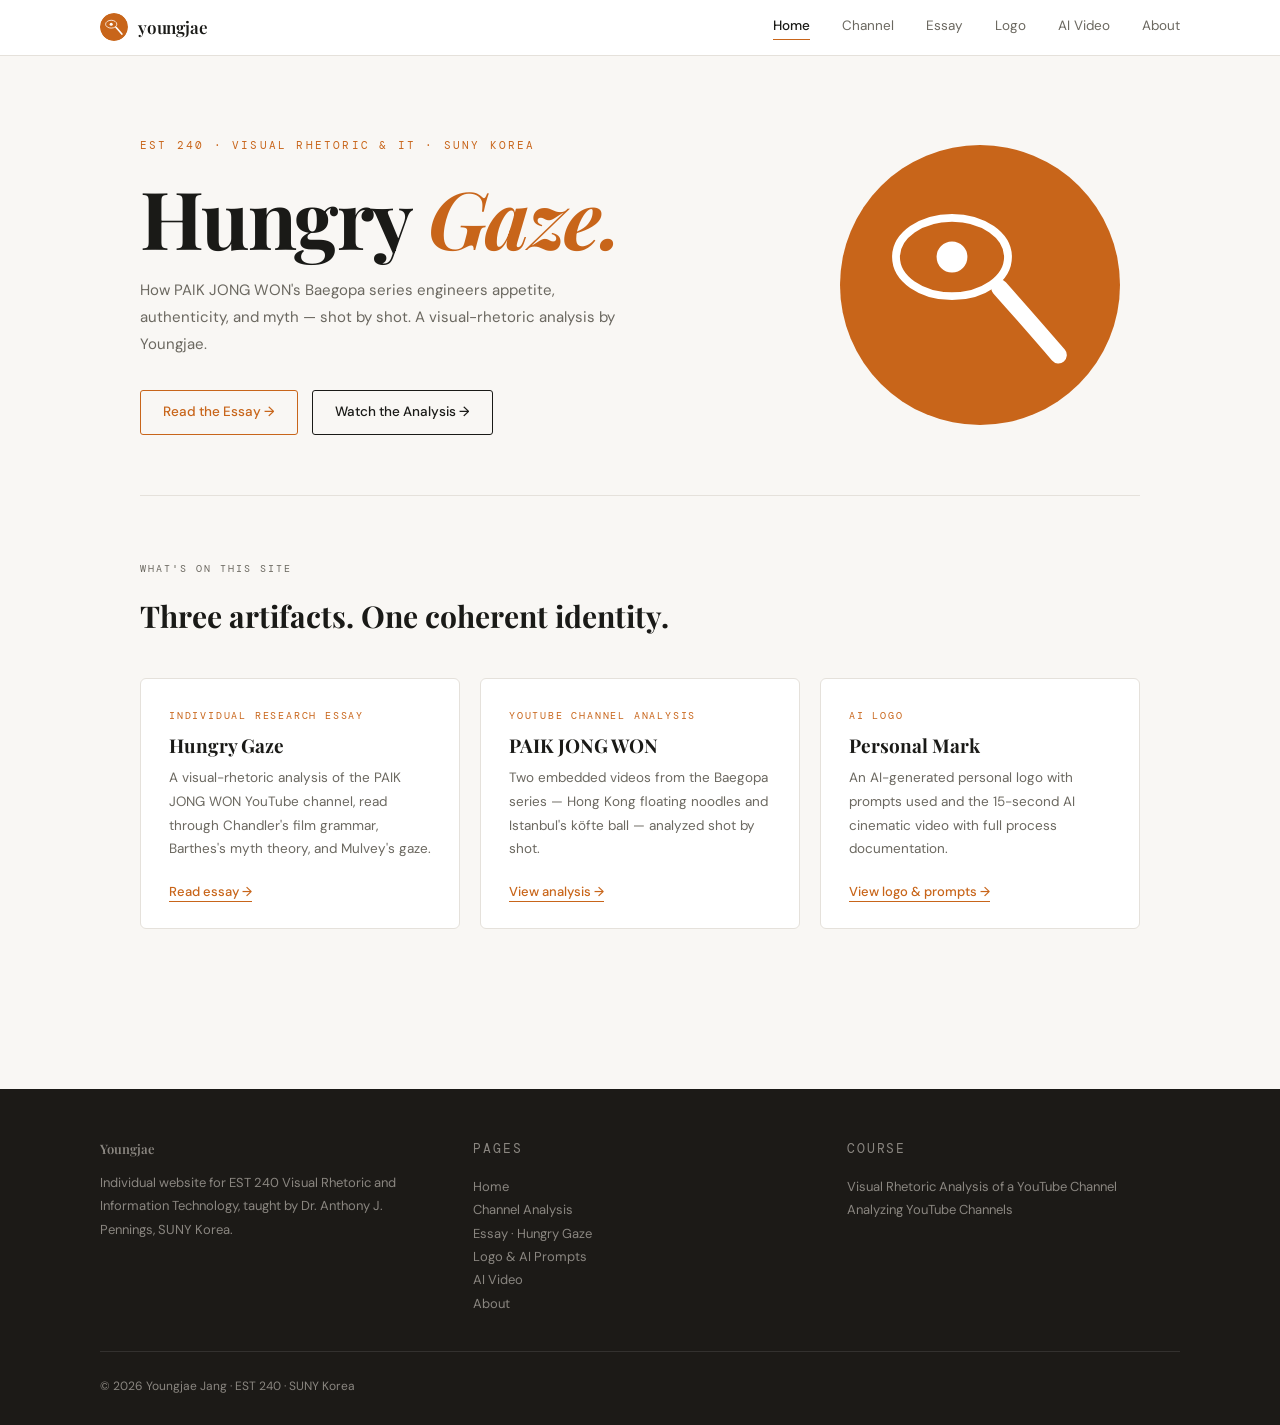
<file: index.html>
<!DOCTYPE html>
<html lang="en">
<head>
<meta charset="UTF-8">
<meta name="viewport" content="width=device-width, initial-scale=1.0">
<title>Hungry Gaze — Youngjae Jang</title>
<link rel="stylesheet" href="style.css">
<style>
/* ── Hero ──────────────────────────────────────────────── */
.hero {
  padding: 80px 0 60px;
  border-bottom: 1px solid var(--border);
}
.hero-inner {
  display: grid;
  grid-template-columns: 1fr 300px;
  gap: 60px;
  align-items: center;
}
.hero-left {}
.hero-label {
  font-family: var(--mono);
  font-size: 11px;
  letter-spacing: 0.2em;
  text-transform: uppercase;
  color: var(--accent);
  margin-bottom: 22px;
  display: block;
}
.hero-title {
  font-family: var(--serif);
  font-size: clamp(48px, 7vw, 80px);
  font-weight: 700;
  line-height: 1.0;
  letter-spacing: -0.02em;
  color: var(--text);
  margin-bottom: 20px;
}
.hero-title em {
  font-style: italic;
  color: var(--accent);
}
.hero-desc {
  font-size: 15px;
  color: var(--muted);
  max-width: 500px;
  line-height: 1.8;
  margin-bottom: 32px;
}
.hero-cta {
  display: flex;
  gap: 14px;
  align-items: center;
  flex-wrap: wrap;
}
.hero-logo {
  width: 100%;
  aspect-ratio: 1;
  max-width: 280px;
  border-radius: 8px;
}

/* ── What's on this site ────────────────────────────────── */
.whats-here {
  padding: 64px 0 80px;
}
.whats-here-header {
  margin-bottom: 36px;
}
.whats-label {
  font-family: var(--mono);
  font-size: 10px;
  letter-spacing: 0.2em;
  text-transform: uppercase;
  color: var(--muted);
  margin-bottom: 14px;
  display: block;
}
.whats-title {
  font-family: var(--serif);
  font-size: clamp(22px, 3vw, 30px);
  font-weight: 700;
}
.cards-grid {
  display: grid;
  grid-template-columns: repeat(3, 1fr);
  gap: 20px;
}
@media (max-width: 720px) {
  .hero-inner { grid-template-columns: 1fr; }
  .hero-logo { max-width: 220px; margin: 0 auto; }
  .cards-grid { grid-template-columns: 1fr; }
}
</style>
</head>
<body>

<!-- NAV -->
<nav class="nav">
  <div class="nav-inner">
    <a href="index.html" class="nav-brand">
      <img src="logo-small-icon.svg" style="width:28px;height:28px;border-radius:50%;" alt="logo">
      youngjae
    </a>
    <div class="nav-links">
      <a href="index.html" class="active">Home</a>
      <a href="channel.html">Channel</a>
      <a href="essay.html">Essay</a>
      <a href="logo.html">Logo</a>
      <a href="ai-video.html">AI Video</a>
            <a href="about.html">About</a>
    </div>
  </div>
</nav>

<!-- HERO -->
<div class="page-wrap">
  <section class="hero">
    <div class="hero-inner">
      <div class="hero-left">
        <span class="hero-label">EST 240 · Visual Rhetoric &amp; IT · SUNY Korea</span>
        <h1 class="hero-title">Hungry <em>Gaze.</em></h1>
        <p class="hero-desc">
          How PAIK JONG WON's Baegopa series engineers appetite,
          authenticity, and myth — shot by shot.
          A visual-rhetoric analysis by Youngjae.
        </p>
        <div class="hero-cta">
          <a href="essay.html" class="btn btn-accent">Read the Essay →</a>
          <a href="channel.html" class="btn">Watch the Analysis →</a>
        </div>
      </div>
      <div class="hero-logo">
        <img src="logo-small-icon.svg" 
     style="width:100%;max-width:280px;border-radius:8px;" 
     alt="Youngjae logo">
      </div>
    </div>
  </section>
</div>

<!-- WHAT'S ON THIS SITE -->
<div class="page-wrap">
  <section class="whats-here">
    <div class="whats-here-header">
      <span class="whats-label">What's on this site</span>
      <h2 class="whats-title">Three artifacts. One coherent identity.</h2>
    </div>

    <div class="cards-grid">
      <!-- Card 1: Essay -->
      <div class="card">
        <p class="card-label">Individual Research Essay</p>
        <h3 class="card-title">Hungry Gaze</h3>
        <p class="card-body">
          A visual-rhetoric analysis of the PAIK JONG WON YouTube channel,
          read through Chandler's film grammar, Barthes's myth theory,
          and Mulvey's gaze.
        </p>
        <a href="essay.html" class="card-link">Read essay →</a>
      </div>

      <!-- Card 2: Channel -->
      <div class="card">
        <p class="card-label">YouTube Channel Analysis</p>
        <h3 class="card-title">PAIK JONG WON</h3>
        <p class="card-body">
          Two embedded videos from the Baegopa series — Hong Kong
          floating noodles and Istanbul's köfte ball — analyzed
          shot by shot.
        </p>
        <a href="channel.html" class="card-link">View analysis →</a>
      </div>

      <!-- Card 3: Logo -->
      <div class="card">
        <p class="card-label">AI Logo</p>
        <h3 class="card-title">Personal Mark</h3>
        <p class="card-body">
          An AI-generated personal logo with prompts used and the
          15-second AI cinematic video with full process documentation.
        </p>
        <a href="logo.html" class="card-link">View logo &amp; prompts →</a>
      </div>
    </div>
  </section>
</div>

<!-- FOOTER -->
<footer class="footer">
  <div class="footer-inner">
    <div class="footer-col">
      <p class="footer-col-title">Youngjae</p>
      <p>Individual website for EST 240 Visual Rhetoric and Information Technology, taught by Dr. Anthony J. Pennings, SUNY Korea.</p>
    </div>
    <div class="footer-col">
      <p class="footer-col-label">Pages</p>
      <a href="index.html">Home</a>
      <a href="channel.html">Channel Analysis</a>
      <a href="essay.html">Essay · Hungry Gaze</a>
      <a href="logo.html">Logo &amp; AI Prompts</a>
      <a href="ai-video.html">AI Video</a>
      <a href="about.html">About</a>
    </div>
    <div class="footer-col">
      <p class="footer-col-label">Course</p>
      <a href="#">Visual Rhetoric Analysis of a YouTube Channel</a>
      <a href="#">Analyzing YouTube Channels</a>
    </div>
  </div>
  <div class="footer-bottom">
    <span>© 2026 Youngjae Jang · EST 240 · SUNY Korea</span>
  </div>
</footer>

</body>
</html>
</file>
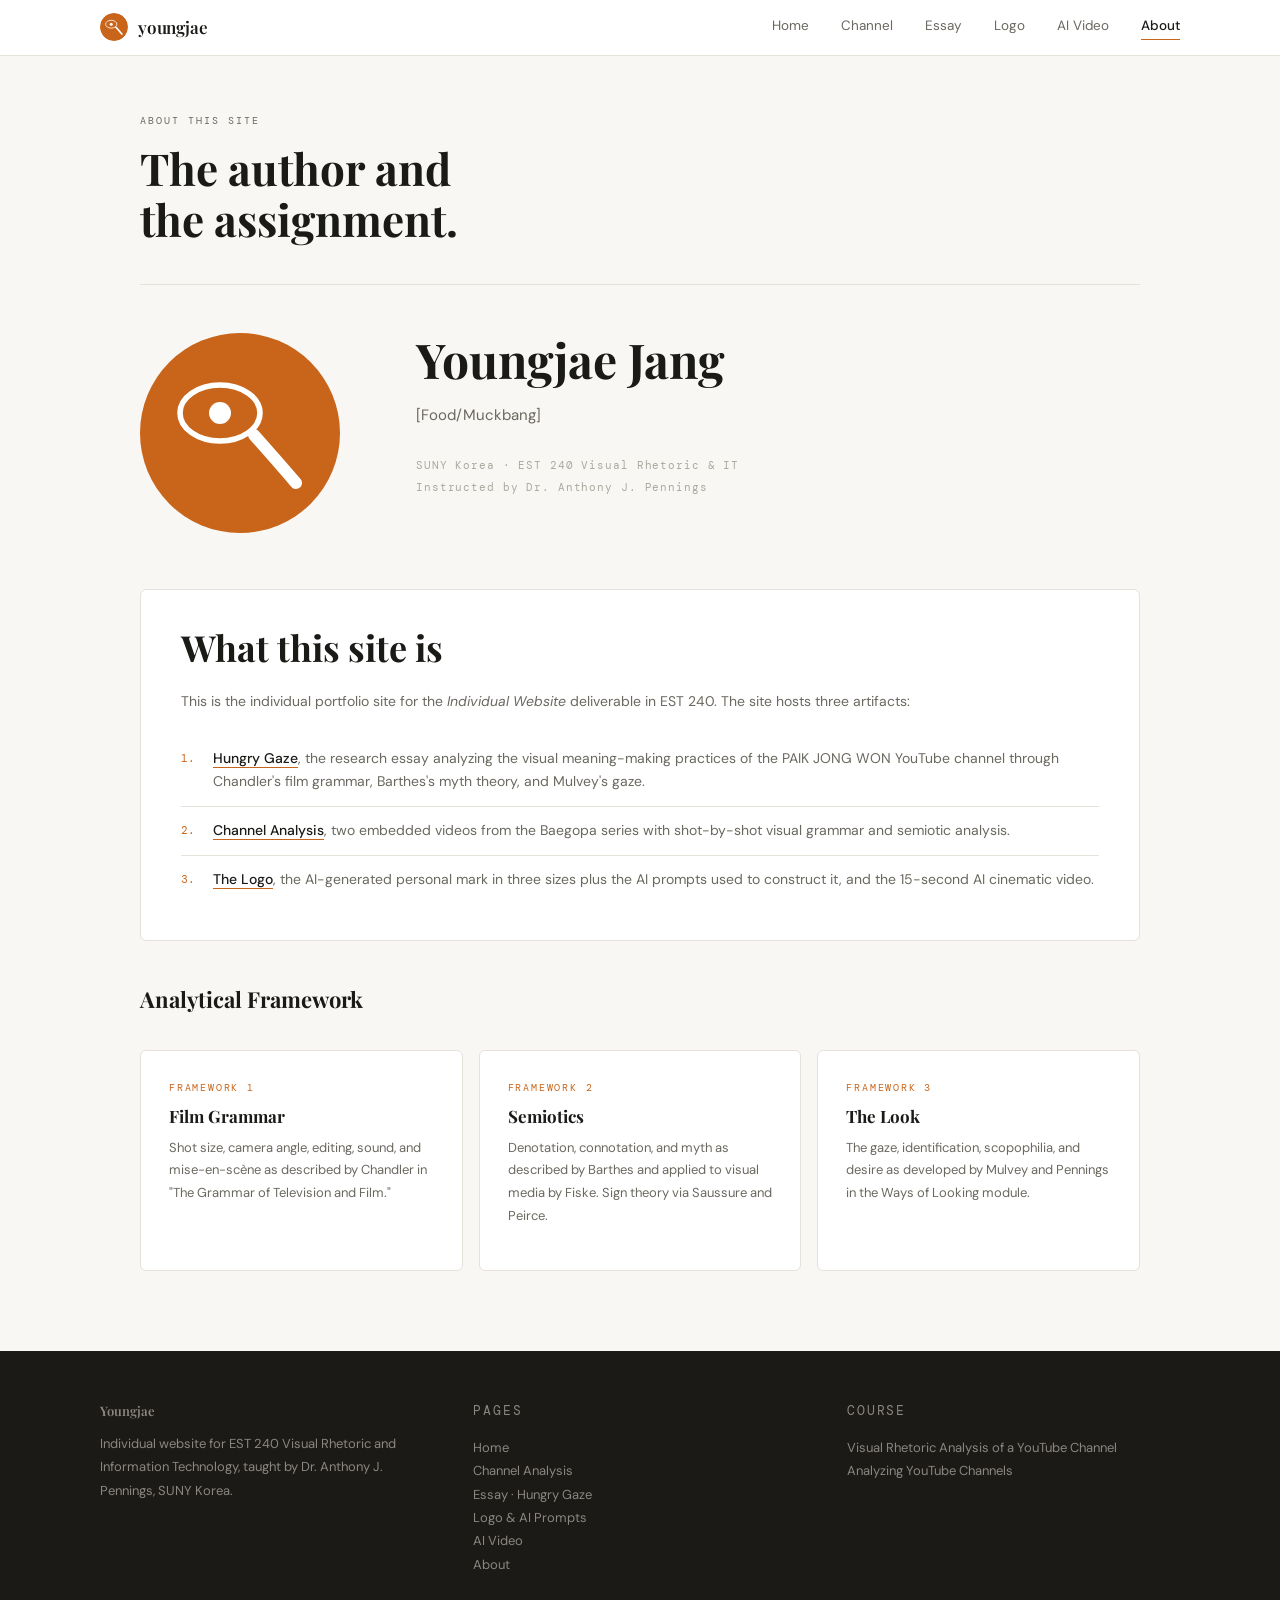
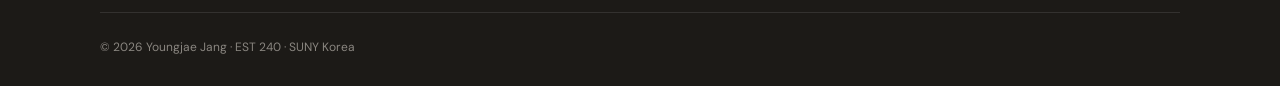
<file: about.html>
<!DOCTYPE html>
<html lang="en">
<head>
<meta charset="UTF-8">
<meta name="viewport" content="width=device-width, initial-scale=1.0">
<title>About — Hungry Gaze</title>
<link rel="stylesheet" href="style.css">
<style>
.about-header { padding: 56px 0 40px; border-bottom: 1px solid var(--border); margin-bottom: 48px; }
.about-header-label {
  font-family: var(--mono);
  font-size: 10px;
  letter-spacing: 0.2em;
  text-transform: uppercase;
  color: var(--muted);
  margin-bottom: 14px;
  display: block;
}
.about-layout {
  display: grid;
  grid-template-columns: 220px 1fr;
  gap: 56px;
  align-items: start;
  margin-bottom: 56px;
}
.about-logo-box {
  width: 200px;
  height: 200px;
  border-radius: 12px;
}
.about-name {
  font-family: var(--serif);
  font-size: clamp(32px, 4vw, 48px);
  font-weight: 700;
  margin-bottom: 16px;
  line-height: 1.1;
}
.about-bio {
  font-size: 15px;
  line-height: 1.85;
  color: var(--muted);
  max-width: 520px;
  margin-bottom: 24px;
}
.about-meta {
  font-family: var(--mono);
  font-size: 11px;
  letter-spacing: 0.08em;
  color: var(--light);
  line-height: 2;
}
.what-section {
  background: var(--white);
  border: 1px solid var(--border);
  border-radius: var(--radius);
  padding: 36px 40px;
  margin-bottom: 24px;
}
.what-section h2 {
  font-family: var(--serif);
  font-size: clamp(26px, 3.5vw, 36px);
  font-weight: 700;
  margin-bottom: 20px;
  line-height: 1.2;
}
.what-list { list-style: none; counter-reset: items; }
.what-list li {
  counter-increment: items;
  padding: 12px 0 12px 32px;
  position: relative;
  border-bottom: 1px solid var(--border);
  font-size: 14px;
  color: var(--muted);
  line-height: 1.7;
}
.what-list li:last-child { border-bottom: none; }
.what-list li::before {
  content: counter(items) ".";
  position: absolute;
  left: 0;
  font-family: var(--mono);
  font-size: 11px;
  color: var(--accent);
  top: 14px;
}
.what-list li a { color: var(--accent); border-bottom: 1px solid var(--accent); }
.what-list li strong { color: var(--text); font-weight: 500; }
.framework-cards {
  display: grid;
  grid-template-columns: repeat(3, 1fr);
  gap: 16px;
  margin-top: 32px;
  margin-bottom: 60px;
}
@media (max-width: 720px) {
  .about-layout { grid-template-columns: 1fr; }
  .about-logo-box { width: 160px; height: 160px; }
  .framework-cards { grid-template-columns: 1fr; }
  .what-section { padding: 24px 20px; }
}
</style>
</head>
<body>

<nav class="nav">
  <div class="nav-inner">
    <a href="index.html" class="nav-brand">
      <img src="logo-small-icon.svg" style="width:28px;height:28px;border-radius:50%;" alt="logo">
      youngjae
    </a>
    <div class="nav-links">
      <a href="index.html">Home</a>
      <a href="channel.html">Channel</a>
      <a href="essay.html">Essay</a>
      <a href="logo.html">Logo</a>
      <a href="ai-video.html">AI Video</a>
      <a href="about.html" class="active">About</a>
    </div>
  </div>
</nav>

<div class="page-wrap">

  <div class="about-header">
    <span class="about-header-label">About this site</span>
    <h1 class="section-title" style="font-size:clamp(28px,4vw,44px);">The author and<br>the assignment.</h1>
  </div>

  <!-- Author section -->
  <div class="about-layout">
    <div>
      <img src="logo-small-icon.svg" 
     style="width:200px;height:200px;border-radius:12px;" 
     alt="Youngjae logo">
    </div>
    <div>
      <h2 class="about-name">Youngjae Jang</h2>
      <p class="about-bio">
        [Food/Muckbang]
      </p>
      <p class="about-meta">
        SUNY Korea · EST 240 Visual Rhetoric &amp; IT<br>
        Instructed by Dr. Anthony J. Pennings
      </p>
    </div>
  </div>

  <!-- What this site is -->
  <div class="what-section">
    <h2>What this site is</h2>
    <p style="font-size:14px;color:var(--muted);margin-bottom:20px;line-height:1.8;">
      This is the individual portfolio site for the <em>Individual Website</em> deliverable in EST 240.
      The site hosts three artifacts:
    </p>
    <ol class="what-list">
      <li>
        <a href="essay.html"><strong>Hungry Gaze</strong></a>, the research essay analyzing the
        visual meaning-making practices of the PAIK JONG WON YouTube channel through
        Chandler's film grammar, Barthes's myth theory, and Mulvey's gaze.
      </li>
      <li>
        <a href="channel.html"><strong>Channel Analysis</strong></a>, two embedded videos from
        the Baegopa series with shot-by-shot visual grammar and semiotic analysis.
      </li>
      <li>
        <a href="logo.html"><strong>The Logo</strong></a>, the AI-generated personal mark in
        three sizes plus the AI prompts used to construct it, and the 15-second
        AI cinematic video.
      </li>
    </ol>
  </div>

  <!-- Analytical Framework -->
  <h2 style="font-family:var(--serif);font-size:22px;font-weight:700;margin:40px 0 20px;">Analytical Framework</h2>
  <div class="framework-cards">
    <div class="card">
      <p class="card-label">Framework 1</p>
      <h3 class="card-title" style="font-size:17px;">Film Grammar</h3>
      <p class="card-body" style="font-size:13px;">Shot size, camera angle, editing, sound, and mise-en-scène as described by Chandler in "The Grammar of Television and Film."</p>
    </div>
    <div class="card">
      <p class="card-label">Framework 2</p>
      <h3 class="card-title" style="font-size:17px;">Semiotics</h3>
      <p class="card-body" style="font-size:13px;">Denotation, connotation, and myth as described by Barthes and applied to visual media by Fiske. Sign theory via Saussure and Peirce.</p>
    </div>
    <div class="card">
      <p class="card-label">Framework 3</p>
      <h3 class="card-title" style="font-size:17px;">The Look</h3>
      <p class="card-body" style="font-size:13px;">The gaze, identification, scopophilia, and desire as developed by Mulvey and Pennings in the Ways of Looking module.</p>
    </div>
  </div>

</div>

<footer class="footer">
  <div class="footer-inner">
    <div class="footer-col">
      <p class="footer-col-title">Youngjae</p>
      <p>Individual website for EST 240 Visual Rhetoric and Information Technology, taught by Dr. Anthony J. Pennings, SUNY Korea.</p>
    </div>
    <div class="footer-col">
      <p class="footer-col-label">Pages</p>
      <a href="index.html">Home</a>
      <a href="channel.html">Channel Analysis</a>
      <a href="essay.html">Essay · Hungry Gaze</a>
      <a href="logo.html">Logo &amp; AI Prompts</a>
      <a href="ai-video.html">AI Video</a>
      <a href="about.html">About</a>
    </div>
    <div class="footer-col">
      <p class="footer-col-label">Course</p>
      <a href="#">Visual Rhetoric Analysis of a YouTube Channel</a>
      <a href="#">Analyzing YouTube Channels</a>
    </div>
  </div>
  <div class="footer-bottom">
    <span>© 2026 Youngjae Jang · EST 240 · SUNY Korea</span>
  </div>
</footer>

</body>
</html>
</file>
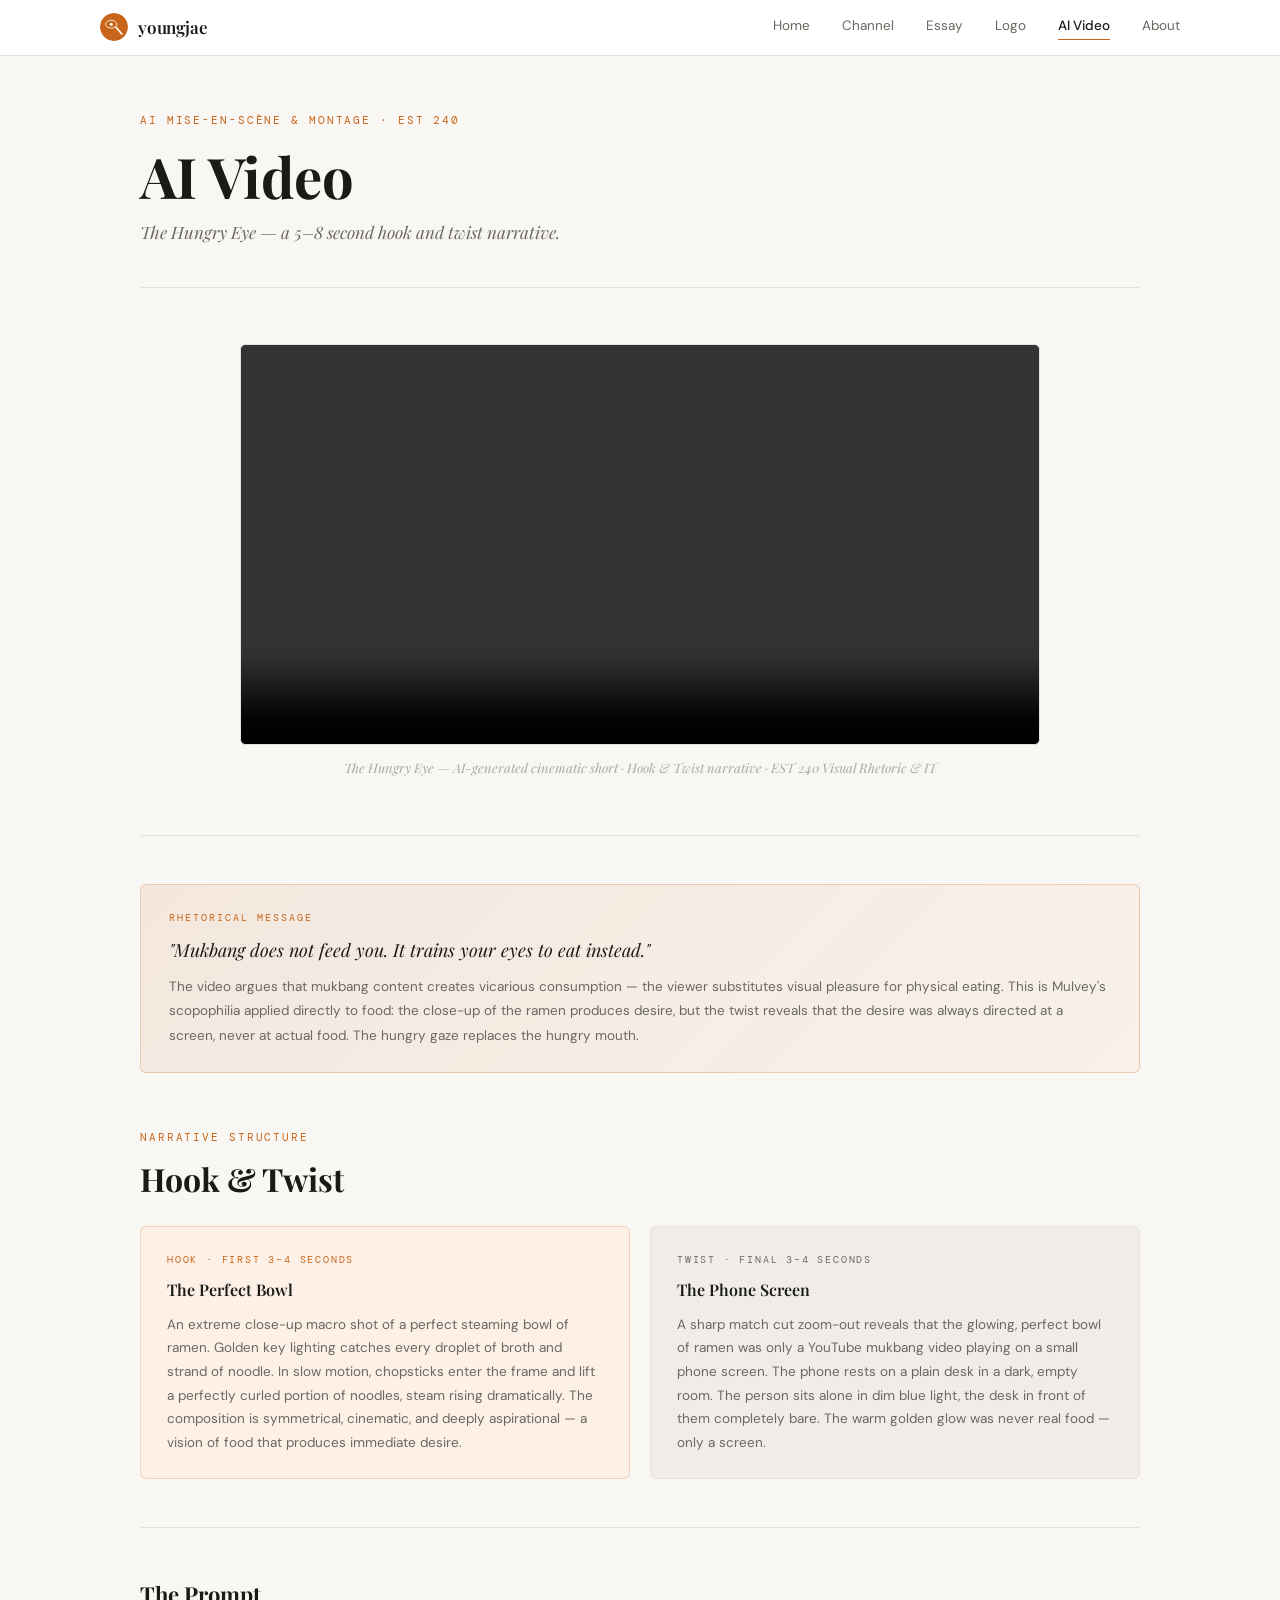
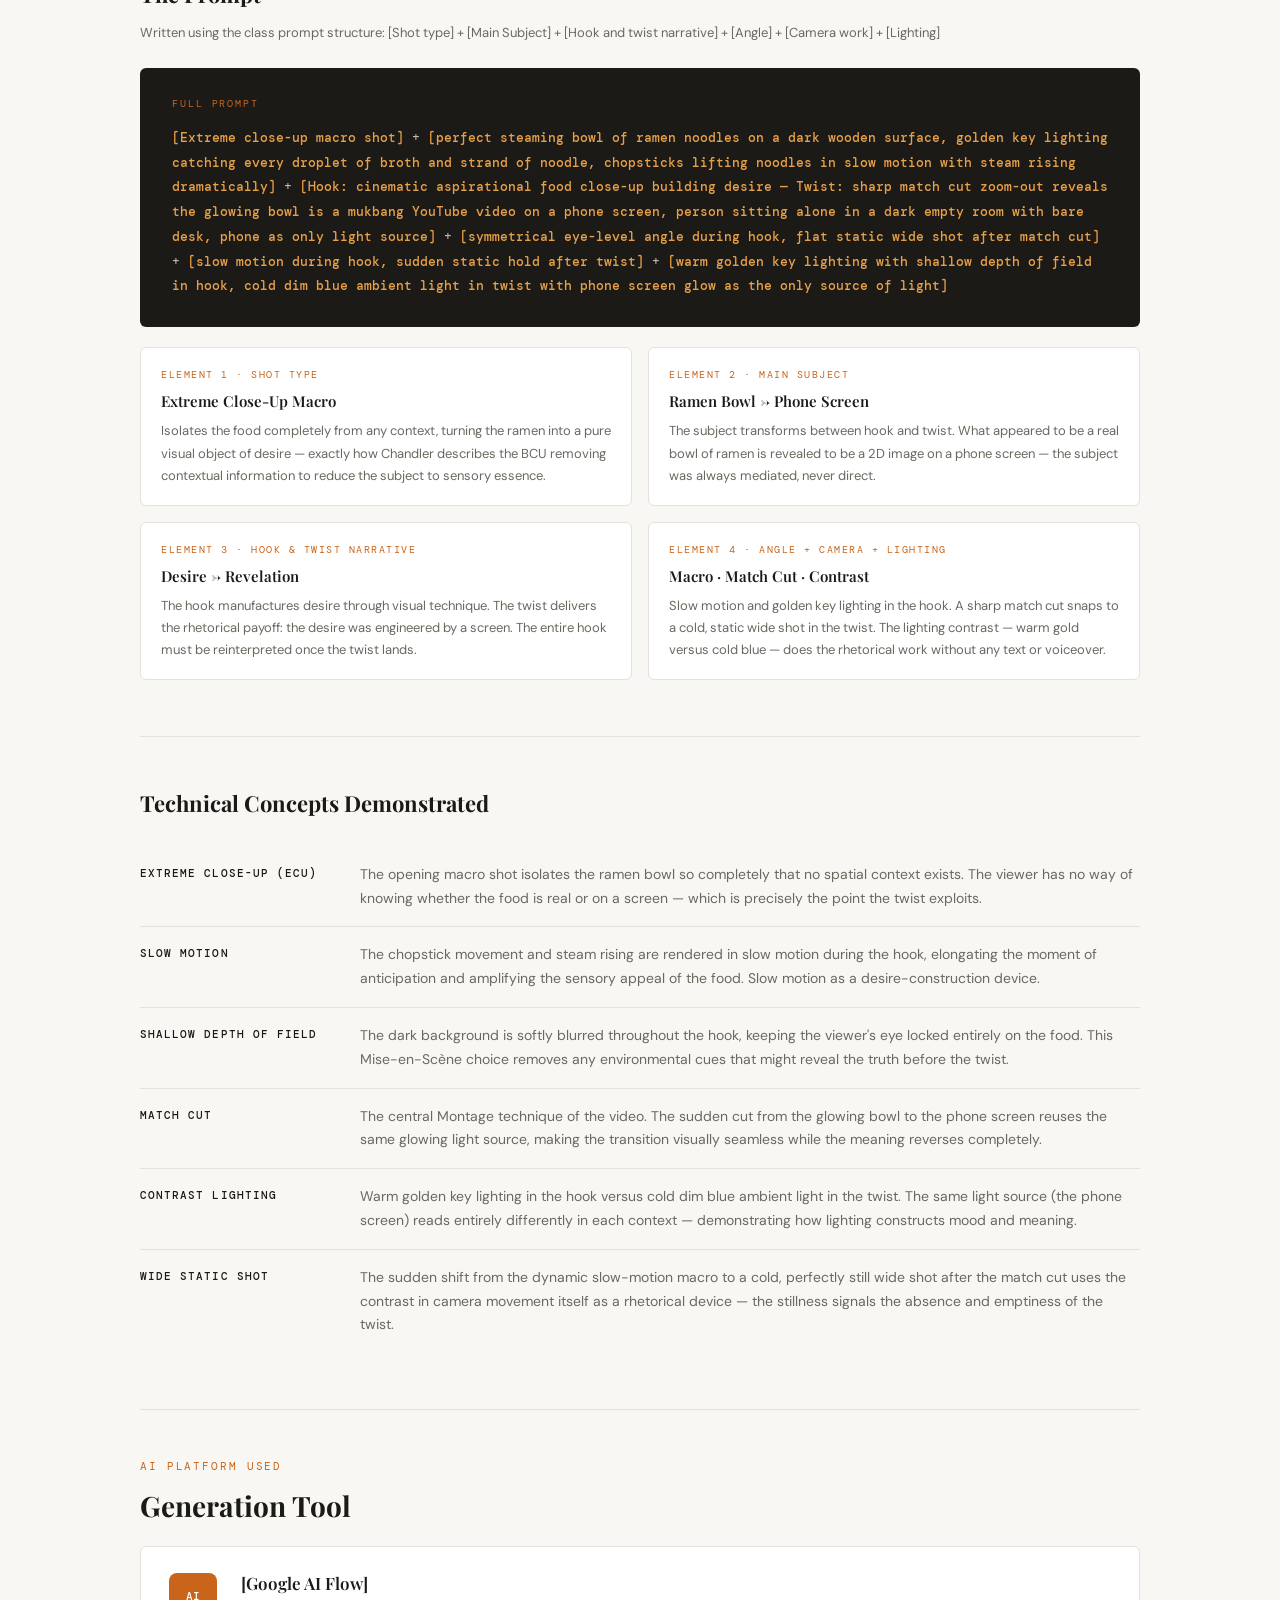
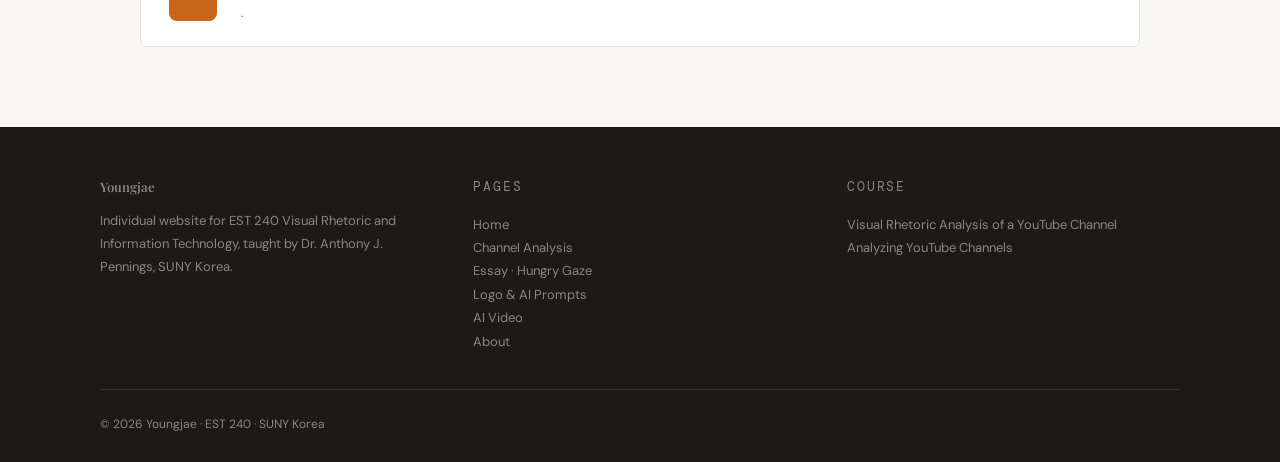
<file: ai-video.html>
<!DOCTYPE html>
<html lang="en">
<head>
<meta charset="UTF-8">
<meta name="viewport" content="width=device-width, initial-scale=1.0">
<title>AI Video — Hungry Gaze</title>
<link rel="stylesheet" href="style.css">
<style>
.page-header { padding: 56px 0 40px; border-bottom: 1px solid var(--border); margin-bottom: 56px; }

.video-hero { margin-bottom: 56px; }
.video-hero video {
  width: 100%;
  max-width: 800px;
  display: block;
  margin: 0 auto;
  border-radius: var(--radius);
  border: 1px solid var(--border);
  background: #000;
}
.video-caption {
  text-align: center;
  font-family: var(--serif);
  font-style: italic;
  font-size: 13px;
  color: var(--light);
  margin-top: 12px;
}

.hook-twist {
  display: grid;
  grid-template-columns: 1fr 1fr;
  gap: 20px;
  margin-bottom: 40px;
}
.ht-card { border-radius: var(--radius); padding: 24px 26px; }
.ht-hook { background: var(--accent-light); border: 1px solid rgba(200,101,26,0.2); }
.ht-twist { background: #f0ede8; border: 1px solid var(--border); }
.ht-label {
  font-family: var(--mono);
  font-size: 10px;
  letter-spacing: 0.18em;
  text-transform: uppercase;
  color: var(--accent);
  display: block;
  margin-bottom: 8px;
}
.ht-time { font-family: var(--serif); font-size: 16px; font-weight: 600; margin-bottom: 10px; }
.ht-desc { font-size: 13.5px; color: var(--muted); line-height: 1.75; }

.prompt-section { margin-bottom: 56px; }
.prompt-section h2 { font-family: var(--serif); font-size: 22px; font-weight: 700; margin-bottom: 8px; }
.prompt-section > p { font-size: 13px; color: var(--muted); margin-bottom: 24px; }
.prompt-display {
  background: #1c1a17;
  border-radius: var(--radius);
  padding: 28px 32px;
  margin-bottom: 20px;
}
.prompt-tag {
  font-family: var(--mono);
  font-size: 9.5px;
  letter-spacing: 0.2em;
  text-transform: uppercase;
  color: var(--accent);
  display: block;
  margin-bottom: 14px;
}
.prompt-text { font-family: var(--mono); font-size: 13px; color: #c8bfaf; line-height: 1.9; }
.prompt-text span { color: #e8a048; font-weight: 500; }

.structure-grid {
  display: grid;
  grid-template-columns: repeat(2, 1fr);
  gap: 16px;
  margin-bottom: 40px;
}
.struct-card {
  background: var(--white);
  border: 1px solid var(--border);
  border-radius: var(--radius);
  padding: 18px 20px;
}
.struct-num {
  font-family: var(--mono);
  font-size: 10px;
  letter-spacing: 0.15em;
  text-transform: uppercase;
  color: var(--accent);
  display: block;
  margin-bottom: 6px;
}
.struct-label { font-family: var(--serif); font-size: 15px; font-weight: 600; margin-bottom: 6px; }
.struct-content { font-size: 13px; color: var(--muted); line-height: 1.7; }

.concepts-section { margin-bottom: 56px; }
.concepts-section h2 { font-family: var(--serif); font-size: 22px; font-weight: 700; margin-bottom: 24px; }
.concept-row {
  display: grid;
  grid-template-columns: 200px 1fr;
  gap: 20px;
  padding: 16px 0;
  border-bottom: 1px solid var(--border);
  font-size: 14px;
  line-height: 1.7;
}
.concept-row:last-child { border-bottom: none; }
.concept-key {
  font-family: var(--mono);
  font-size: 10.5px;
  letter-spacing: 0.1em;
  text-transform: uppercase;
  color: var(--text);
  font-weight: 500;
  padding-top: 2px;
}
.concept-val { color: var(--muted); }

.platform-card {
  background: var(--white);
  border: 1px solid var(--border);
  border-radius: var(--radius);
  padding: 22px 28px;
  display: flex;
  align-items: center;
  gap: 24px;
  margin-bottom: 56px;
}
.platform-icon {
  width: 48px; height: 48px;
  background: var(--accent);
  border-radius: 8px;
  display: flex; align-items: center; justify-content: center;
  color: white;
  font-family: var(--mono);
  font-size: 11px;
  font-weight: 500;
  flex-shrink: 0;
}
.platform-name { font-family: var(--serif); font-size: 17px; font-weight: 600; margin-bottom: 4px; }
.platform-desc { font-size: 13px; color: var(--muted); }

.rhetorical-banner {
  background: linear-gradient(135deg, rgba(200,101,26,0.1), rgba(232,160,72,0.06));
  border: 1px solid rgba(200,101,26,0.25);
  border-radius: var(--radius);
  padding: 24px 28px;
  margin-bottom: 56px;
}
.rb-label {
  font-family: var(--mono);
  font-size: 10px;
  letter-spacing: 0.2em;
  text-transform: uppercase;
  color: var(--accent);
  display: block;
  margin-bottom: 10px;
}
.rb-message {
  font-family: var(--serif);
  font-size: 18px;
  font-style: italic;
  color: var(--text);
  line-height: 1.6;
  margin-bottom: 10px;
}
.rb-explain { font-size: 13.5px; color: var(--muted); line-height: 1.8; }

@media (max-width: 720px) {
  .hook-twist { grid-template-columns: 1fr; }
  .structure-grid { grid-template-columns: 1fr; }
  .concept-row { grid-template-columns: 1fr; gap: 4px; }
  .platform-card { flex-direction: column; align-items: flex-start; }
}
</style>
</head>
<body>

<!-- NAV -->
<nav class="nav">
  <div class="nav-inner">
    <a href="index.html" class="nav-brand">
      <img src="logo-small-icon.svg" style="width:28px;height:28px;border-radius:50%;" alt="logo">
      youngjae
    </a>
    <div class="nav-links">
      <a href="index.html">Home</a>
      <a href="channel.html">Channel</a>
      <a href="essay.html">Essay</a>
      <a href="logo.html">Logo</a>
      <a href="ai-video.html" class="active">AI Video</a>
      <a href="about.html">About</a>
    </div>
  </div>
</nav>

<div class="page-wrap">

  <!-- PAGE HEADER -->
  <div class="page-header">
    <span class="eyebrow">AI Mise-en-Scène &amp; Montage · EST 240</span>
    <h1 class="section-title" style="font-size:clamp(36px,5vw,56px);">AI Video</h1>
    <p style="font-family:var(--serif);font-style:italic;font-size:17px;color:var(--muted);margin-top:10px;">The Hungry Eye — a 5–8 second hook and twist narrative.</p>
  </div>

  <!-- VIDEO -->
  <section class="video-hero">
    <video controls playsinline>
      <source src="Ramen_bowl_on_phone_screen_202606091919.mp4" type="video/mp4">
      Your browser does not support the video tag.
    </video>
    <p class="video-caption">
      <em>The Hungry Eye</em> — AI-generated cinematic short · Hook &amp; Twist narrative · EST 240 Visual Rhetoric &amp; IT
    </p>
  </section>

  <hr class="divider">

  <!-- RHETORICAL MESSAGE -->
  <div class="rhetorical-banner">
    <span class="rb-label">Rhetorical Message</span>
    <p class="rb-message">"Mukbang does not feed you. It trains your eyes to eat instead."</p>
    <p class="rb-explain">
      The video argues that mukbang content creates vicarious consumption — the viewer substitutes visual pleasure for physical eating.
      This is Mulvey's scopophilia applied directly to food: the close-up of the ramen produces desire, but the twist reveals
      that the desire was always directed at a screen, never at actual food. The hungry gaze replaces the hungry mouth.
    </p>
  </div>

  <!-- HOOK & TWIST -->
  <section style="margin-bottom:48px;">
    <span class="eyebrow">Narrative Structure</span>
    <h2 class="section-title" style="font-size:clamp(22px,3vw,32px);margin-bottom:28px;">Hook &amp; Twist</h2>

    <div class="hook-twist">
      <div class="ht-card ht-hook">
        <span class="ht-label">Hook · First 3–4 seconds</span>
        <p class="ht-time">The Perfect Bowl</p>
        <p class="ht-desc">
          An extreme close-up macro shot of a perfect steaming bowl of ramen.
          Golden key lighting catches every droplet of broth and strand of noodle.
          In slow motion, chopsticks enter the frame and lift a perfectly curled
          portion of noodles, steam rising dramatically. The composition is
          symmetrical, cinematic, and deeply aspirational — a vision of food
          that produces immediate desire.
        </p>
      </div>
      <div class="ht-card ht-twist">
        <span class="ht-label" style="color:var(--muted);">Twist · Final 3–4 seconds</span>
        <p class="ht-time">The Phone Screen</p>
        <p class="ht-desc">
          A sharp match cut zoom-out reveals that the glowing, perfect bowl of
          ramen was only a YouTube mukbang video playing on a small phone screen.
          The phone rests on a plain desk in a dark, empty room. The person sits
          alone in dim blue light, the desk in front of them completely bare.
          The warm golden glow was never real food — only a screen.
        </p>
      </div>
    </div>
  </section>

  <hr class="divider">

  <!-- PROMPT -->
  <section class="prompt-section">
    <h2>The Prompt</h2>
    <p>Written using the class prompt structure: [Shot type] + [Main Subject] + [Hook and twist narrative] + [Angle] + [Camera work] + [Lighting]</p>

    <div class="prompt-display">
      <span class="prompt-tag">Full Prompt</span>
      <p class="prompt-text">
        <span>[Extreme close-up macro shot]</span> + <span>[perfect steaming bowl of ramen noodles on a dark wooden surface, golden key lighting catching every droplet of broth and strand of noodle, chopsticks lifting noodles in slow motion with steam rising dramatically]</span> + <span>[Hook: cinematic aspirational food close-up building desire — Twist: sharp match cut zoom-out reveals the glowing bowl is a mukbang YouTube video on a phone screen, person sitting alone in a dark empty room with bare desk, phone as only light source]</span> + <span>[symmetrical eye-level angle during hook, flat static wide shot after match cut]</span> + <span>[slow motion during hook, sudden static hold after twist]</span> + <span>[warm golden key lighting with shallow depth of field in hook, cold dim blue ambient light in twist with phone screen glow as the only source of light]</span>
      </p>
    </div>

    <!-- Structure breakdown -->
    <div class="structure-grid">
      <div class="struct-card">
        <span class="struct-num">Element 1 · Shot Type</span>
        <p class="struct-label">Extreme Close-Up Macro</p>
        <p class="struct-content">Isolates the food completely from any context, turning the ramen into a pure visual object of desire — exactly how Chandler describes the BCU removing contextual information to reduce the subject to sensory essence.</p>
      </div>
      <div class="struct-card">
        <span class="struct-num">Element 2 · Main Subject</span>
        <p class="struct-label">Ramen Bowl → Phone Screen</p>
        <p class="struct-content">The subject transforms between hook and twist. What appeared to be a real bowl of ramen is revealed to be a 2D image on a phone screen — the subject was always mediated, never direct.</p>
      </div>
      <div class="struct-card">
        <span class="struct-num">Element 3 · Hook &amp; Twist Narrative</span>
        <p class="struct-label">Desire → Revelation</p>
        <p class="struct-content">The hook manufactures desire through visual technique. The twist delivers the rhetorical payoff: the desire was engineered by a screen. The entire hook must be reinterpreted once the twist lands.</p>
      </div>
      <div class="struct-card">
        <span class="struct-num">Element 4 · Angle + Camera + Lighting</span>
        <p class="struct-label">Macro · Match Cut · Contrast</p>
        <p class="struct-content">Slow motion and golden key lighting in the hook. A sharp match cut snaps to a cold, static wide shot in the twist. The lighting contrast — warm gold versus cold blue — does the rhetorical work without any text or voiceover.</p>
      </div>
    </div>
  </section>

  <hr class="divider">

  <!-- TECHNICAL CONCEPTS -->
  <section class="concepts-section">
    <h2>Technical Concepts Demonstrated</h2>

    <div class="concept-row">
      <span class="concept-key">Extreme Close-Up (ECU)</span>
      <span class="concept-val">The opening macro shot isolates the ramen bowl so completely that no spatial context exists. The viewer has no way of knowing whether the food is real or on a screen — which is precisely the point the twist exploits.</span>
    </div>
    <div class="concept-row">
      <span class="concept-key">Slow Motion</span>
      <span class="concept-val">The chopstick movement and steam rising are rendered in slow motion during the hook, elongating the moment of anticipation and amplifying the sensory appeal of the food. Slow motion as a desire-construction device.</span>
    </div>
    <div class="concept-row">
      <span class="concept-key">Shallow Depth of Field</span>
      <span class="concept-val">The dark background is softly blurred throughout the hook, keeping the viewer's eye locked entirely on the food. This Mise-en-Scène choice removes any environmental cues that might reveal the truth before the twist.</span>
    </div>
    <div class="concept-row">
      <span class="concept-key">Match Cut</span>
      <span class="concept-val">The central Montage technique of the video. The sudden cut from the glowing bowl to the phone screen reuses the same glowing light source, making the transition visually seamless while the meaning reverses completely.</span>
    </div>
    <div class="concept-row">
      <span class="concept-key">Contrast Lighting</span>
      <span class="concept-val">Warm golden key lighting in the hook versus cold dim blue ambient light in the twist. The same light source (the phone screen) reads entirely differently in each context — demonstrating how lighting constructs mood and meaning.</span>
    </div>
    <div class="concept-row">
      <span class="concept-key">Wide Static Shot</span>
      <span class="concept-val">The sudden shift from the dynamic slow-motion macro to a cold, perfectly still wide shot after the match cut uses the contrast in camera movement itself as a rhetorical device — the stillness signals the absence and emptiness of the twist.</span>
    </div>
  </section>

  <hr class="divider">

  <!-- PLATFORM -->
  <section style="margin-bottom: 80px;">
    <span class="eyebrow">AI Platform Used</span>
    <h2 class="section-title" style="font-size:clamp(20px,2.5vw,28px);margin-bottom:24px;">Generation Tool</h2>
    <div class="platform-card">
      <div class="platform-icon">AI</div>
      <div class="platform-info">
        <p class="platform-name">[Google AI Flow]</p>
        <p class="platform-desc">.</p>
      </div>
    </div>
  </section>

</div>

<!-- FOOTER -->
<footer class="footer">
  <div class="footer-inner">
    <div class="footer-col">
      <p class="footer-col-title">Youngjae</p>
      <p>Individual website for EST 240 Visual Rhetoric and Information Technology, taught by Dr. Anthony J. Pennings, SUNY Korea.</p>
    </div>
    <div class="footer-col">
      <p class="footer-col-label">Pages</p>
      <a href="index.html">Home</a>
      <a href="channel.html">Channel Analysis</a>
      <a href="essay.html">Essay · Hungry Gaze</a>
      <a href="logo.html">Logo &amp; AI Prompts</a>
      <a href="ai-video.html">AI Video</a>
      <a href="about.html">About</a>
    </div>
    <div class="footer-col">
      <p class="footer-col-label">Course</p>
      <a href="#">Visual Rhetoric Analysis of a YouTube Channel</a>
      <a href="#">Analyzing YouTube Channels</a>
    </div>
  </div>
  <div class="footer-bottom">
    <span>© 2026 Youngjae · EST 240 · SUNY Korea</span>
  </div>
</footer>

</body>
</html>
</file>
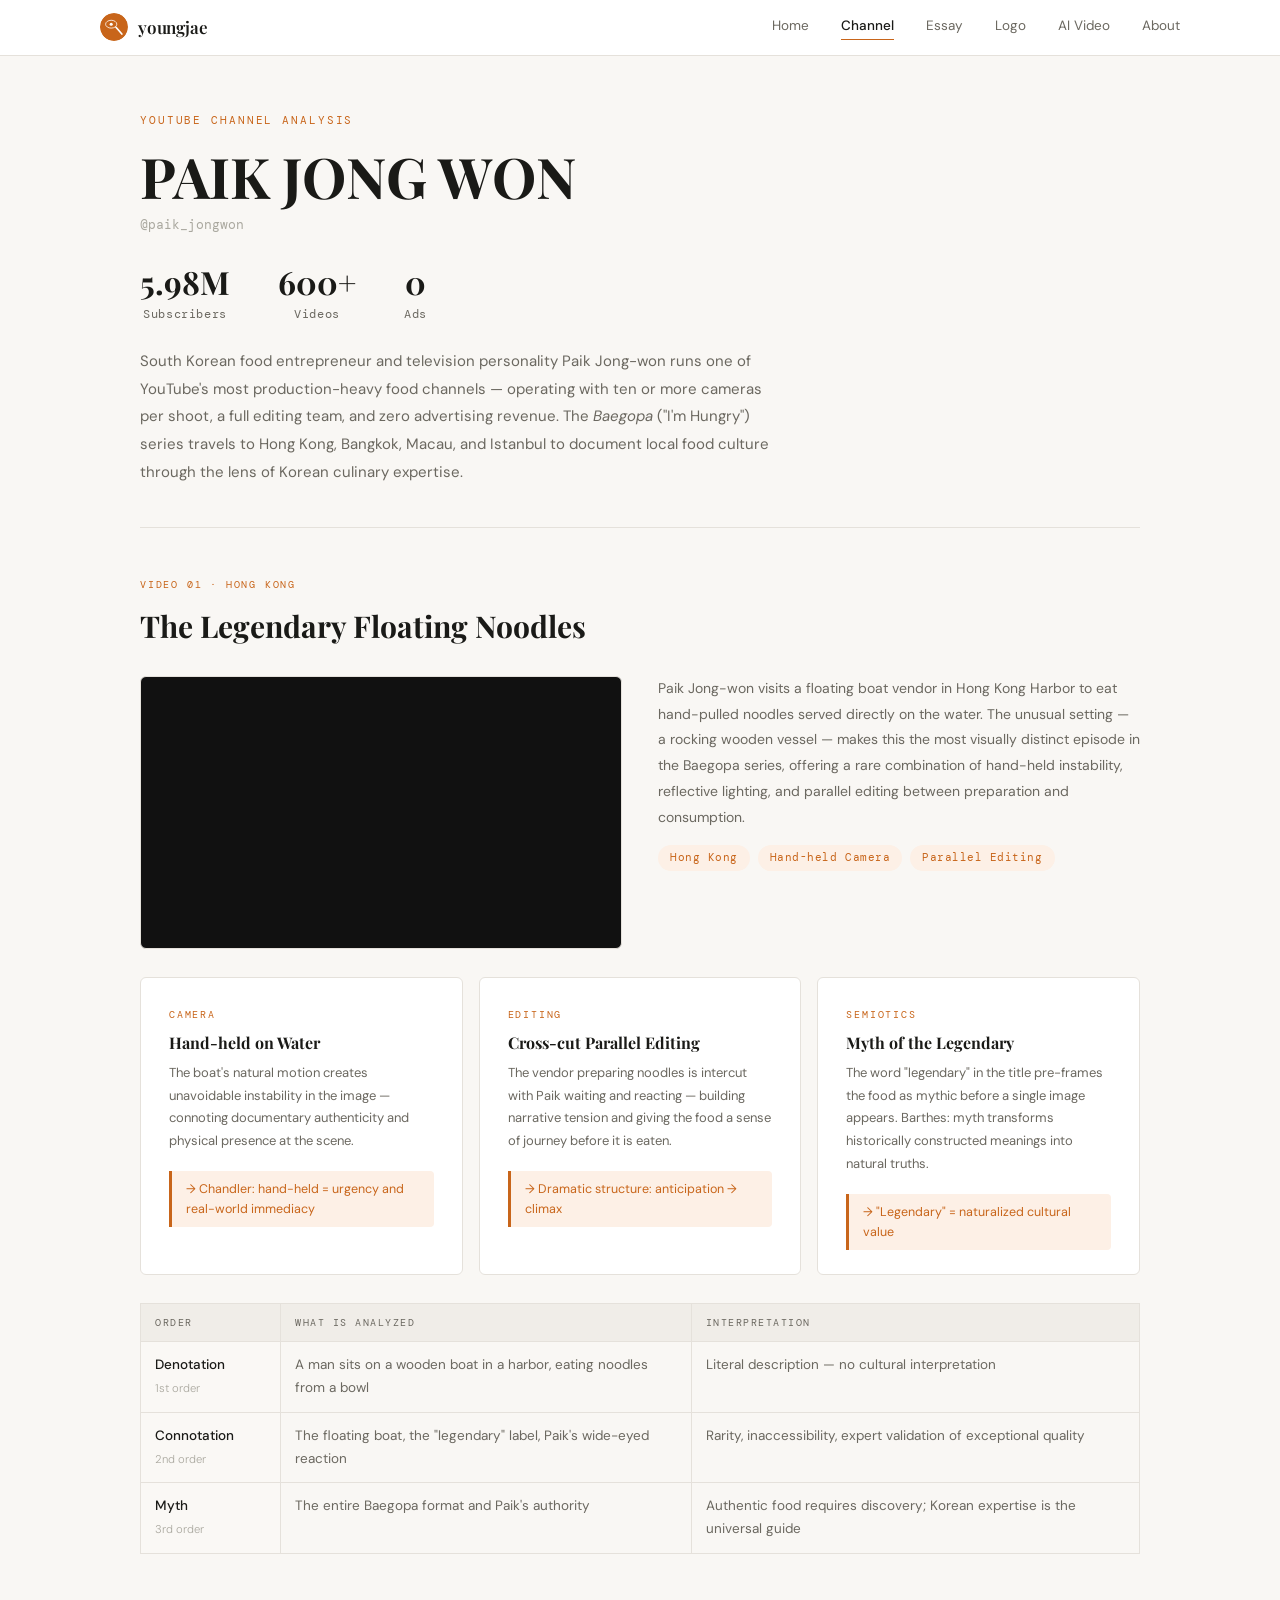
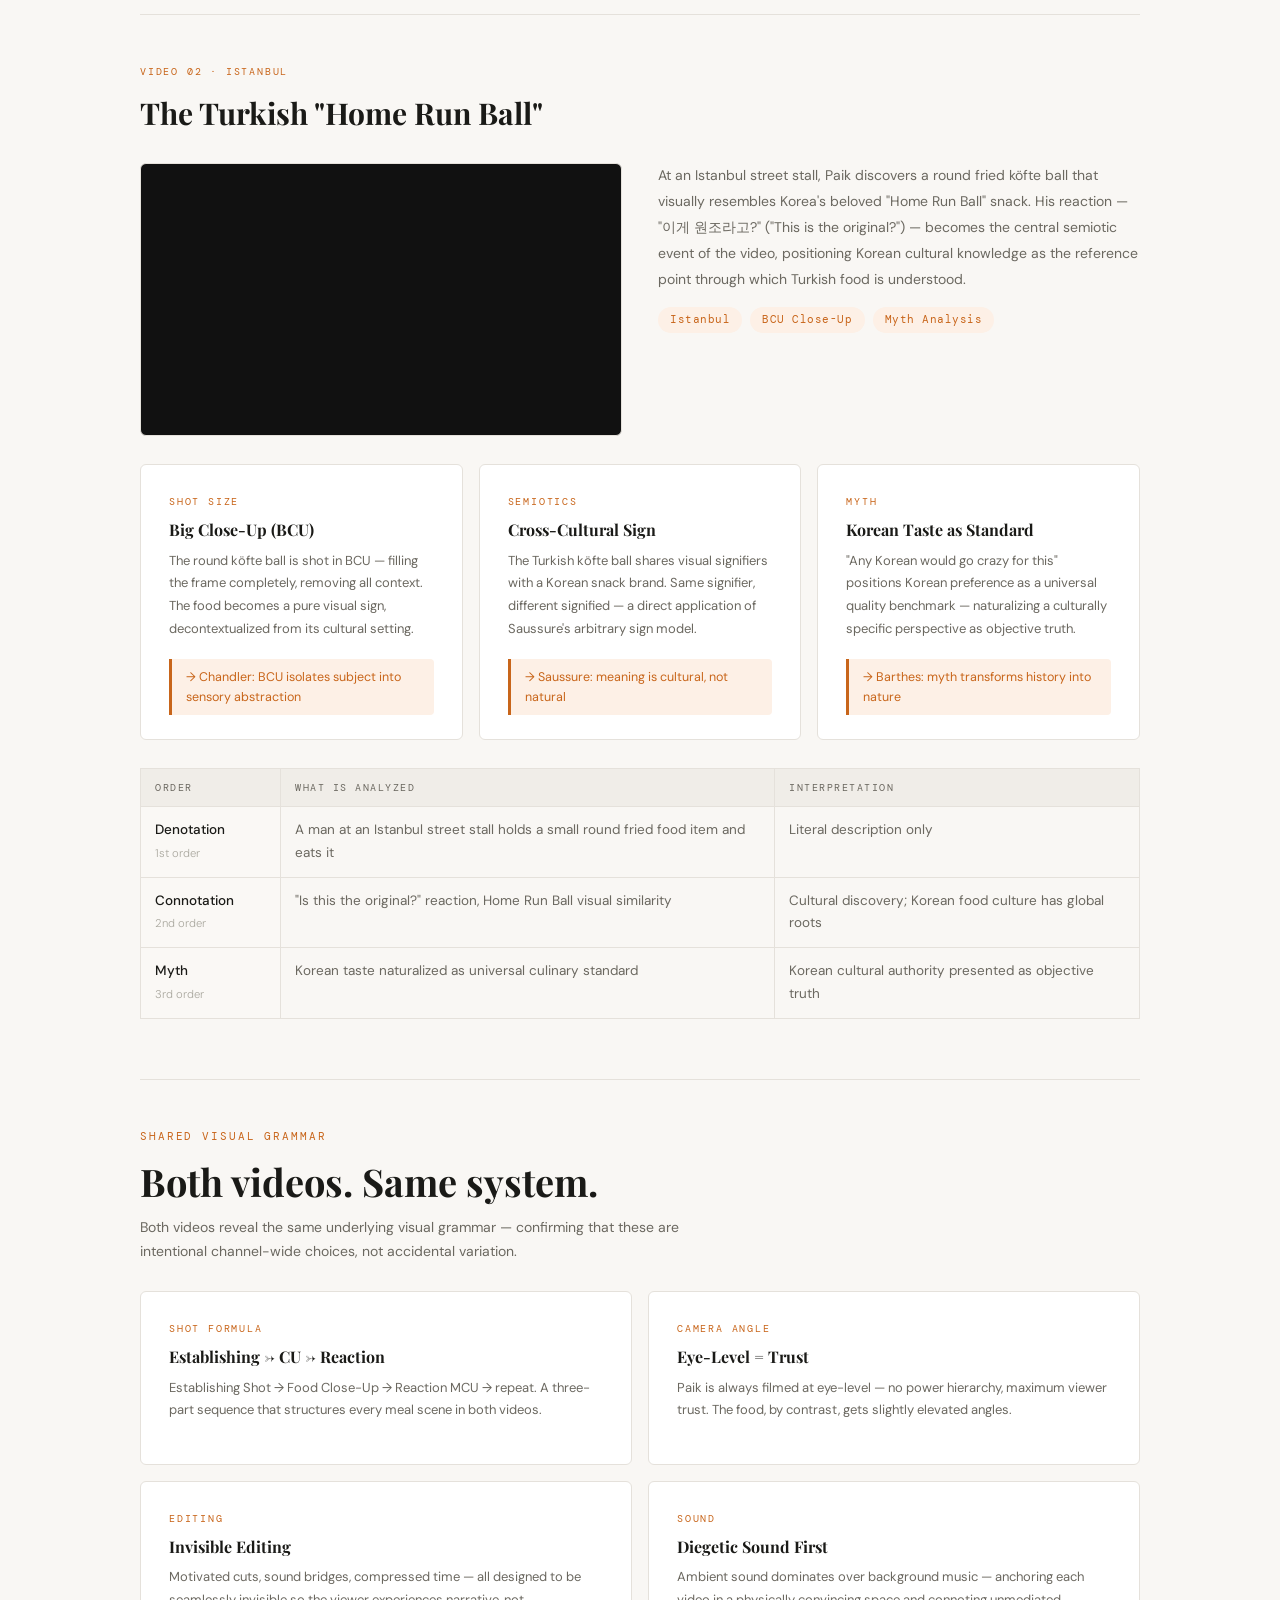
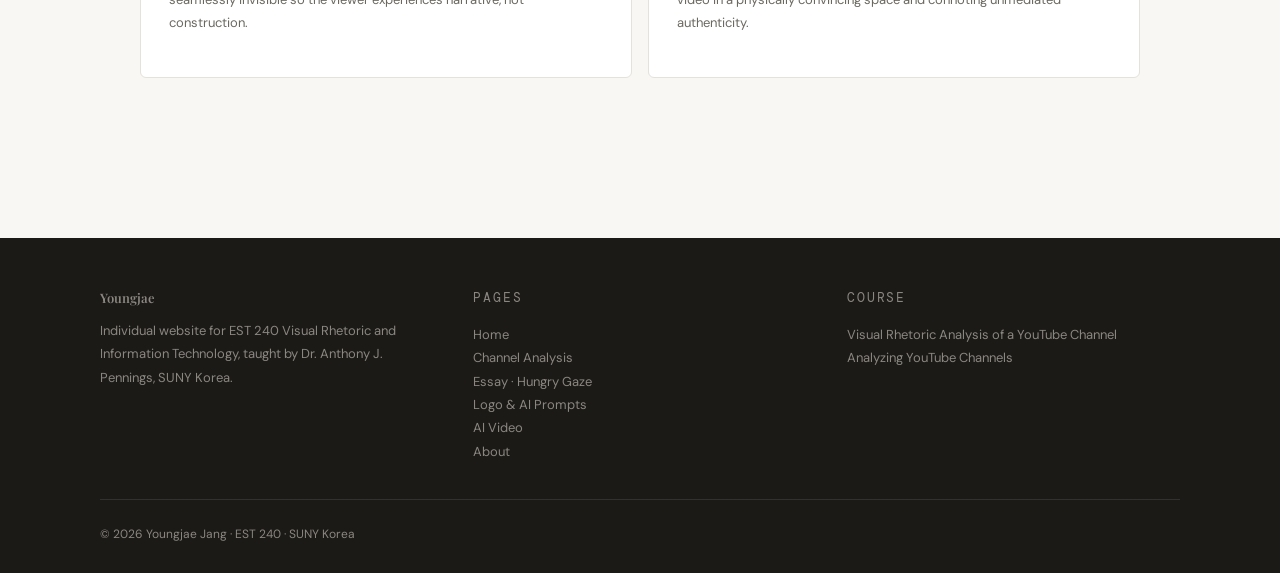
<file: channel.html>
<!DOCTYPE html>
<html lang="en">
<head>
<meta charset="UTF-8">
<meta name="viewport" content="width=device-width, initial-scale=1.0">
<title>Channel Analysis — Hungry Gaze</title>
<link rel="stylesheet" href="style.css">
<style>
.page-header { padding: 56px 0 40px; border-bottom: 1px solid var(--border); margin-bottom: 48px; }
.channel-stats { display: flex; gap: 48px; margin: 28px 0 24px; flex-wrap: wrap; }
.stat { }
.channel-desc { max-width: 640px; font-size: 15px; color: var(--muted); line-height: 1.85; }

.video-section { margin-bottom: 60px; }
.video-section-header { margin-bottom: 24px; }
.video-label {
  font-family: var(--mono); font-size: 10px;
  letter-spacing: 0.18em; text-transform: uppercase;
  color: var(--accent); display: block; margin-bottom: 8px;
}
.video-title { font-family: var(--serif); font-size: clamp(22px, 3vw, 30px); font-weight: 700; margin-bottom: 0; }

.video-layout {
  display: grid;
  grid-template-columns: 1fr 1fr;
  gap: 36px;
  align-items: start;
  margin-bottom: 28px;
}
.video-desc-text { font-size: 14px; color: var(--muted); line-height: 1.85; margin-bottom: 0; }

.analysis-cards {
  display: grid;
  grid-template-columns: repeat(3, 1fr);
  gap: 16px;
  margin-bottom: 28px;
}
.pattern-cards {
  display: grid;
  grid-template-columns: repeat(2, 1fr);
  gap: 16px;
}
.section-heading {
  font-family: var(--serif);
  font-size: 22px;
  font-weight: 700;
  margin-bottom: 20px;
  margin-top: 48px;
}

@media (max-width: 720px) {
  .video-layout { grid-template-columns: 1fr; }
  .analysis-cards { grid-template-columns: 1fr; }
  .pattern-cards { grid-template-columns: 1fr; }
  .channel-stats { gap: 28px; }
}
</style>
</head>
<body>

<!-- NAV -->
<nav class="nav">
  <div class="nav-inner">
    <a href="index.html" class="nav-brand">
      <img src="logo-small-icon.svg" style="width:28px;height:28px;border-radius:50%;" alt="logo">
      youngjae
    </a>
    <div class="nav-links">
      <a href="index.html">Home</a>
      <a href="channel.html" class="active">Channel</a>
      <a href="essay.html">Essay</a>
      <a href="logo.html">Logo</a>
      <a href="ai-video.html">AI Video</a>
            <a href="about.html">About</a>
    </div>
  </div>
</nav>

<div class="page-wrap">

  <!-- PAGE HEADER -->
  <div class="page-header">
    <span class="eyebrow">YouTube Channel Analysis</span>
    <h1 class="section-title" style="font-size: clamp(36px,5vw,56px);">PAIK JONG WON</h1>
    <p style="font-family:var(--mono);font-size:13px;color:var(--light);margin-top:6px;">@paik_jongwon</p>

    <div class="channel-stats">
      <div class="stat">
        <span class="stat-num">5.98M</span>
        <span class="stat-label">Subscribers</span>
      </div>
      <div class="stat">
        <span class="stat-num">600+</span>
        <span class="stat-label">Videos</span>
      </div>
      <div class="stat">
        <span class="stat-num">0</span>
        <span class="stat-label">Ads</span>
      </div>
    </div>

    <p class="channel-desc">
      South Korean food entrepreneur and television personality Paik Jong-won runs one of YouTube's
      most production-heavy food channels — operating with ten or more cameras per shoot, a full
      editing team, and zero advertising revenue. The <em>Baegopa</em> ("I'm Hungry") series travels to
      Hong Kong, Bangkok, Macau, and Istanbul to document local food culture through the lens of
      Korean culinary expertise.
    </p>
  </div>

  <!-- VIDEO 1 -->
  <section class="video-section">
    <div class="video-section-header">
      <span class="video-label">Video 01 · Hong Kong</span>
      <h2 class="video-title">The Legendary Floating Noodles</h2>
    </div>

    <div class="video-layout">
      <div class="video-wrap">
        <iframe src="https://www.youtube.com/embed/3kT7Z68K4pE" allowfullscreen loading="lazy"></iframe>
      </div>
      <div>
        <p class="video-desc-text">
          Paik Jong-won visits a floating boat vendor in Hong Kong Harbor to eat hand-pulled noodles
          served directly on the water. The unusual setting — a rocking wooden vessel — makes this the
          most visually distinct episode in the Baegopa series, offering a rare combination of hand-held
          instability, reflective lighting, and parallel editing between preparation and consumption.
        </p>
        <div class="tags">
          <span class="tag">Hong Kong</span>
          <span class="tag">Hand-held Camera</span>
          <span class="tag">Parallel Editing</span>
        </div>
      </div>
    </div>

    <!-- Analysis Cards -->
    <div class="analysis-cards">
      <div class="card">
        <p class="card-label">Camera</p>
        <h4 class="card-title" style="font-size:16px;">Hand-held on Water</h4>
        <p class="card-body" style="font-size:13px;">
          The boat's natural motion creates unavoidable instability in the image — connoting
          documentary authenticity and physical presence at the scene.
        </p>
        <div class="highlight-bar">→ Chandler: hand-held = urgency and real-world immediacy</div>
      </div>
      <div class="card">
        <p class="card-label">Editing</p>
        <h4 class="card-title" style="font-size:16px;">Cross-cut Parallel Editing</h4>
        <p class="card-body" style="font-size:13px;">
          The vendor preparing noodles is intercut with Paik waiting and reacting — building
          narrative tension and giving the food a sense of journey before it is eaten.
        </p>
        <div class="highlight-bar">→ Dramatic structure: anticipation → climax</div>
      </div>
      <div class="card">
        <p class="card-label">Semiotics</p>
        <h4 class="card-title" style="font-size:16px;">Myth of the Legendary</h4>
        <p class="card-body" style="font-size:13px;">
          The word "legendary" in the title pre-frames the food as mythic before a single image
          appears. Barthes: myth transforms historically constructed meanings into natural truths.
        </p>
        <div class="highlight-bar">→ "Legendary" = naturalized cultural value</div>
      </div>
    </div>

    <!-- Table -->
    <div class="table-wrap">
      <table>
        <thead>
          <tr>
            <th>Order</th>
            <th>What is analyzed</th>
            <th>Interpretation</th>
          </tr>
        </thead>
        <tbody>
          <tr>
            <td>Denotation<br><small style="font-weight:300;color:var(--light)">1st order</small></td>
            <td>A man sits on a wooden boat in a harbor, eating noodles from a bowl</td>
            <td>Literal description — no cultural interpretation</td>
          </tr>
          <tr>
            <td>Connotation<br><small style="font-weight:300;color:var(--light)">2nd order</small></td>
            <td>The floating boat, the "legendary" label, Paik's wide-eyed reaction</td>
            <td>Rarity, inaccessibility, expert validation of exceptional quality</td>
          </tr>
          <tr>
            <td>Myth<br><small style="font-weight:300;color:var(--light)">3rd order</small></td>
            <td>The entire Baegopa format and Paik's authority</td>
            <td>Authentic food requires discovery; Korean expertise is the universal guide</td>
          </tr>
        </tbody>
      </table>
    </div>
  </section>

  <hr class="divider">

  <!-- VIDEO 2 -->
  <section class="video-section">
    <div class="video-section-header">
      <span class="video-label">Video 02 · Istanbul</span>
      <h2 class="video-title">The Turkish "Home Run Ball"</h2>
    </div>

    <div class="video-layout">
      <div class="video-wrap">
        <iframe src="https://www.youtube.com/embed/MswQlKxdT7o" allowfullscreen loading="lazy"></iframe>
      </div>
      <div>
        <p class="video-desc-text">
          At an Istanbul street stall, Paik discovers a round fried köfte ball that visually resembles
          Korea's beloved "Home Run Ball" snack. His reaction — "이게 원조라고?" ("This is the original?") —
          becomes the central semiotic event of the video, positioning Korean cultural knowledge as the
          reference point through which Turkish food is understood.
        </p>
        <div class="tags">
          <span class="tag">Istanbul</span>
          <span class="tag">BCU Close-Up</span>
          <span class="tag">Myth Analysis</span>
        </div>
      </div>
    </div>

    <div class="analysis-cards">
      <div class="card">
        <p class="card-label">Shot Size</p>
        <h4 class="card-title" style="font-size:16px;">Big Close-Up (BCU)</h4>
        <p class="card-body" style="font-size:13px;">
          The round köfte ball is shot in BCU — filling the frame completely, removing all context.
          The food becomes a pure visual sign, decontextualized from its cultural setting.
        </p>
        <div class="highlight-bar">→ Chandler: BCU isolates subject into sensory abstraction</div>
      </div>
      <div class="card">
        <p class="card-label">Semiotics</p>
        <h4 class="card-title" style="font-size:16px;">Cross-Cultural Sign</h4>
        <p class="card-body" style="font-size:13px;">
          The Turkish köfte ball shares visual signifiers with a Korean snack brand. Same signifier,
          different signified — a direct application of Saussure's arbitrary sign model.
        </p>
        <div class="highlight-bar">→ Saussure: meaning is cultural, not natural</div>
      </div>
      <div class="card">
        <p class="card-label">Myth</p>
        <h4 class="card-title" style="font-size:16px;">Korean Taste as Standard</h4>
        <p class="card-body" style="font-size:13px;">
          "Any Korean would go crazy for this" positions Korean preference as a universal quality benchmark —
          naturalizing a culturally specific perspective as objective truth.
        </p>
        <div class="highlight-bar">→ Barthes: myth transforms history into nature</div>
      </div>
    </div>

    <div class="table-wrap">
      <table>
        <thead>
          <tr>
            <th>Order</th>
            <th>What is analyzed</th>
            <th>Interpretation</th>
          </tr>
        </thead>
        <tbody>
          <tr>
            <td>Denotation<br><small style="font-weight:300;color:var(--light)">1st order</small></td>
            <td>A man at an Istanbul street stall holds a small round fried food item and eats it</td>
            <td>Literal description only</td>
          </tr>
          <tr>
            <td>Connotation<br><small style="font-weight:300;color:var(--light)">2nd order</small></td>
            <td>"Is this the original?" reaction, Home Run Ball visual similarity</td>
            <td>Cultural discovery; Korean food culture has global roots</td>
          </tr>
          <tr>
            <td>Myth<br><small style="font-weight:300;color:var(--light)">3rd order</small></td>
            <td>Korean taste naturalized as universal culinary standard</td>
            <td>Korean cultural authority presented as objective truth</td>
          </tr>
        </tbody>
      </table>
    </div>
  </section>

  <hr class="divider">

  <!-- SHARED PATTERNS -->
  <section style="padding-bottom:80px;">
    <span class="eyebrow">Shared Visual Grammar</span>
    <h2 class="section-title" style="margin-bottom:12px;">Both videos. Same system.</h2>
    <p style="color:var(--muted);font-size:14px;margin-bottom:28px;max-width:560px;">
      Both videos reveal the same underlying visual grammar — confirming that these are
      intentional channel-wide choices, not accidental variation.
    </p>
    <div class="pattern-cards">
      <div class="card">
        <p class="card-label">Shot Formula</p>
        <h4 class="card-title" style="font-size:16px;">Establishing → CU → Reaction</h4>
        <p class="card-body" style="font-size:13px;">Establishing Shot → Food Close-Up → Reaction MCU → repeat. A three-part sequence that structures every meal scene in both videos.</p>
      </div>
      <div class="card">
        <p class="card-label">Camera Angle</p>
        <h4 class="card-title" style="font-size:16px;">Eye-Level = Trust</h4>
        <p class="card-body" style="font-size:13px;">Paik is always filmed at eye-level — no power hierarchy, maximum viewer trust. The food, by contrast, gets slightly elevated angles.</p>
      </div>
      <div class="card">
        <p class="card-label">Editing</p>
        <h4 class="card-title" style="font-size:16px;">Invisible Editing</h4>
        <p class="card-body" style="font-size:13px;">Motivated cuts, sound bridges, compressed time — all designed to be seamlessly invisible so the viewer experiences narrative, not construction.</p>
      </div>
      <div class="card">
        <p class="card-label">Sound</p>
        <h4 class="card-title" style="font-size:16px;">Diegetic Sound First</h4>
        <p class="card-body" style="font-size:13px;">Ambient sound dominates over background music — anchoring each video in a physically convincing space and connoting unmediated authenticity.</p>
      </div>
    </div>
  </section>

</div>

<!-- FOOTER -->
<footer class="footer">
  <div class="footer-inner">
    <div class="footer-col">
      <p class="footer-col-title">Youngjae</p>
      <p>Individual website for EST 240 Visual Rhetoric and Information Technology, taught by Dr. Anthony J. Pennings, SUNY Korea.</p>
    </div>
    <div class="footer-col">
      <p class="footer-col-label">Pages</p>
      <a href="index.html">Home</a>
      <a href="channel.html">Channel Analysis</a>
      <a href="essay.html">Essay · Hungry Gaze</a>
      <a href="logo.html">Logo &amp; AI Prompts</a>
      <a href="ai-video.html">AI Video</a>
      <a href="about.html">About</a>
    </div>
    <div class="footer-col">
      <p class="footer-col-label">Course</p>
      <a href="#">Visual Rhetoric Analysis of a YouTube Channel</a>
      <a href="#">Analyzing YouTube Channels</a>
    </div>
  </div>
  <div class="footer-bottom">
    <span>© 2026 Youngjae Jang · EST 240 · SUNY Korea</span>
  </div>
</footer>

</body>
</html>
</file>
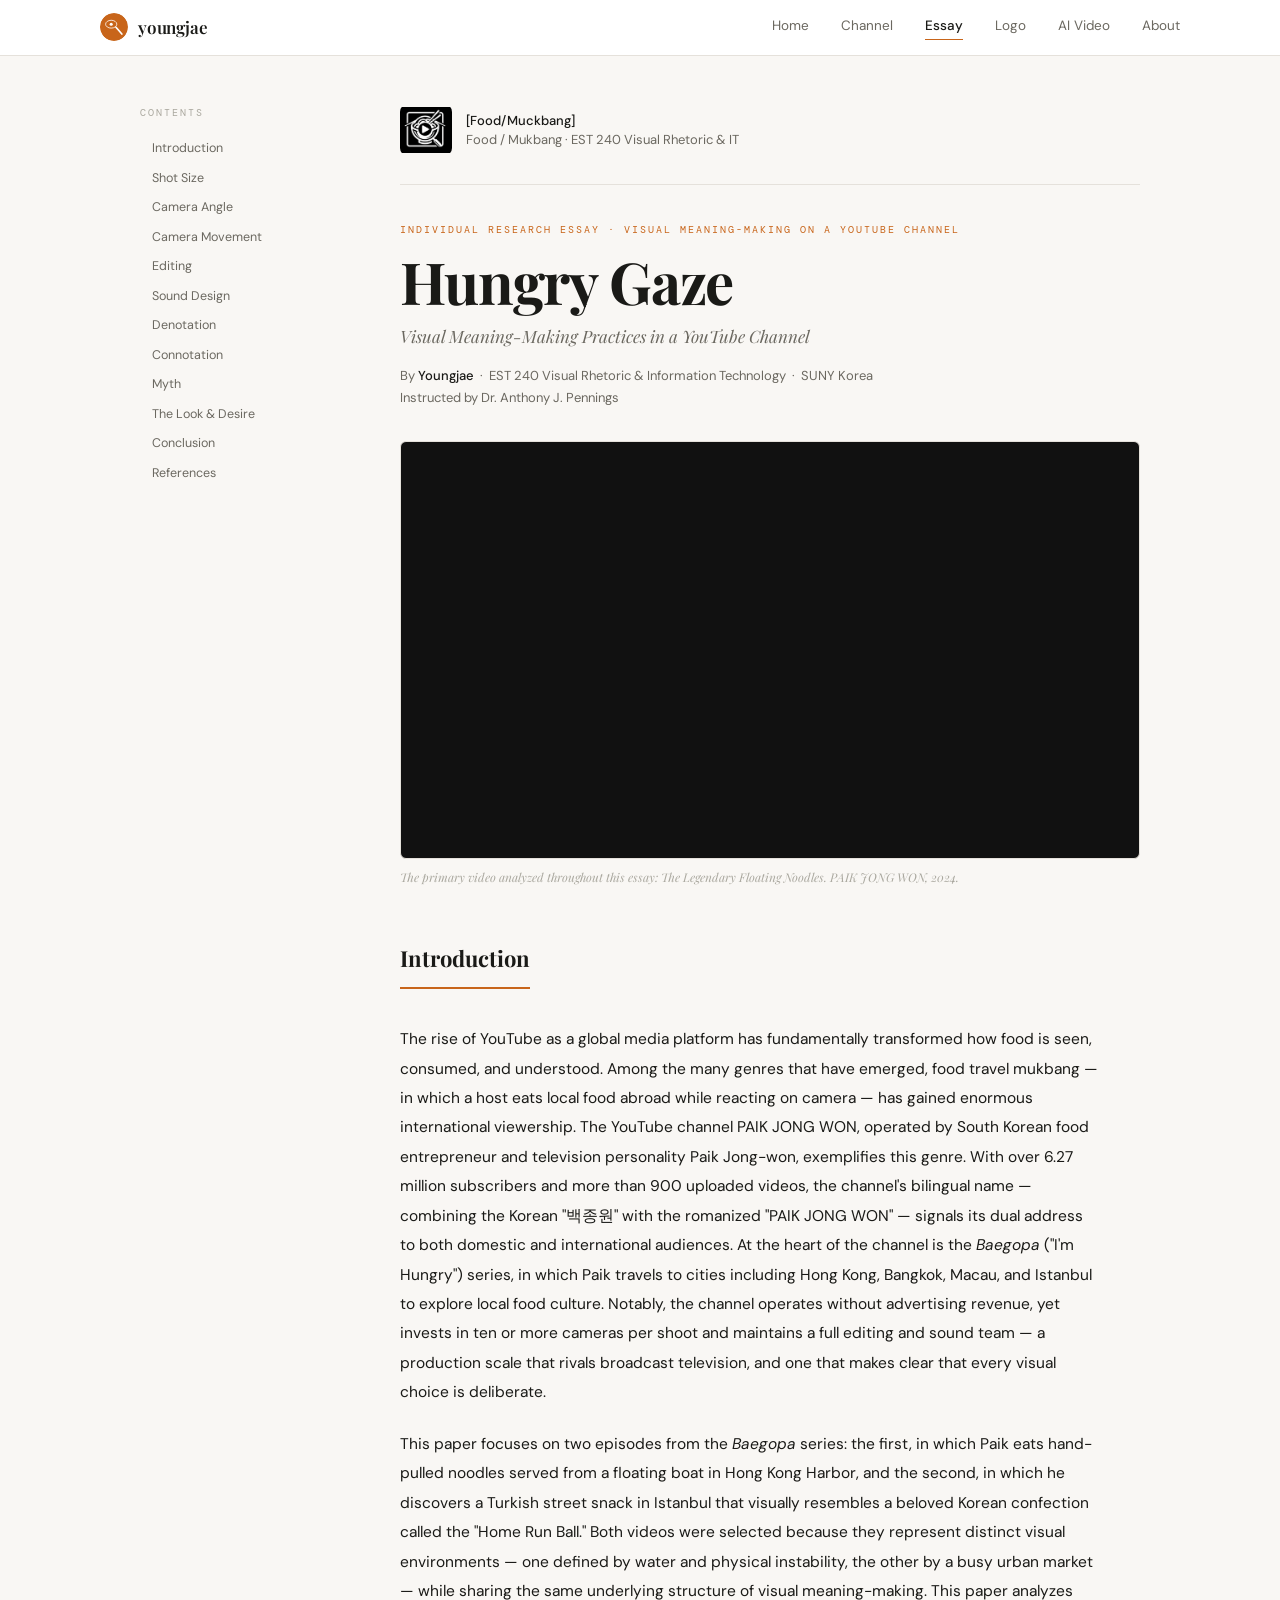
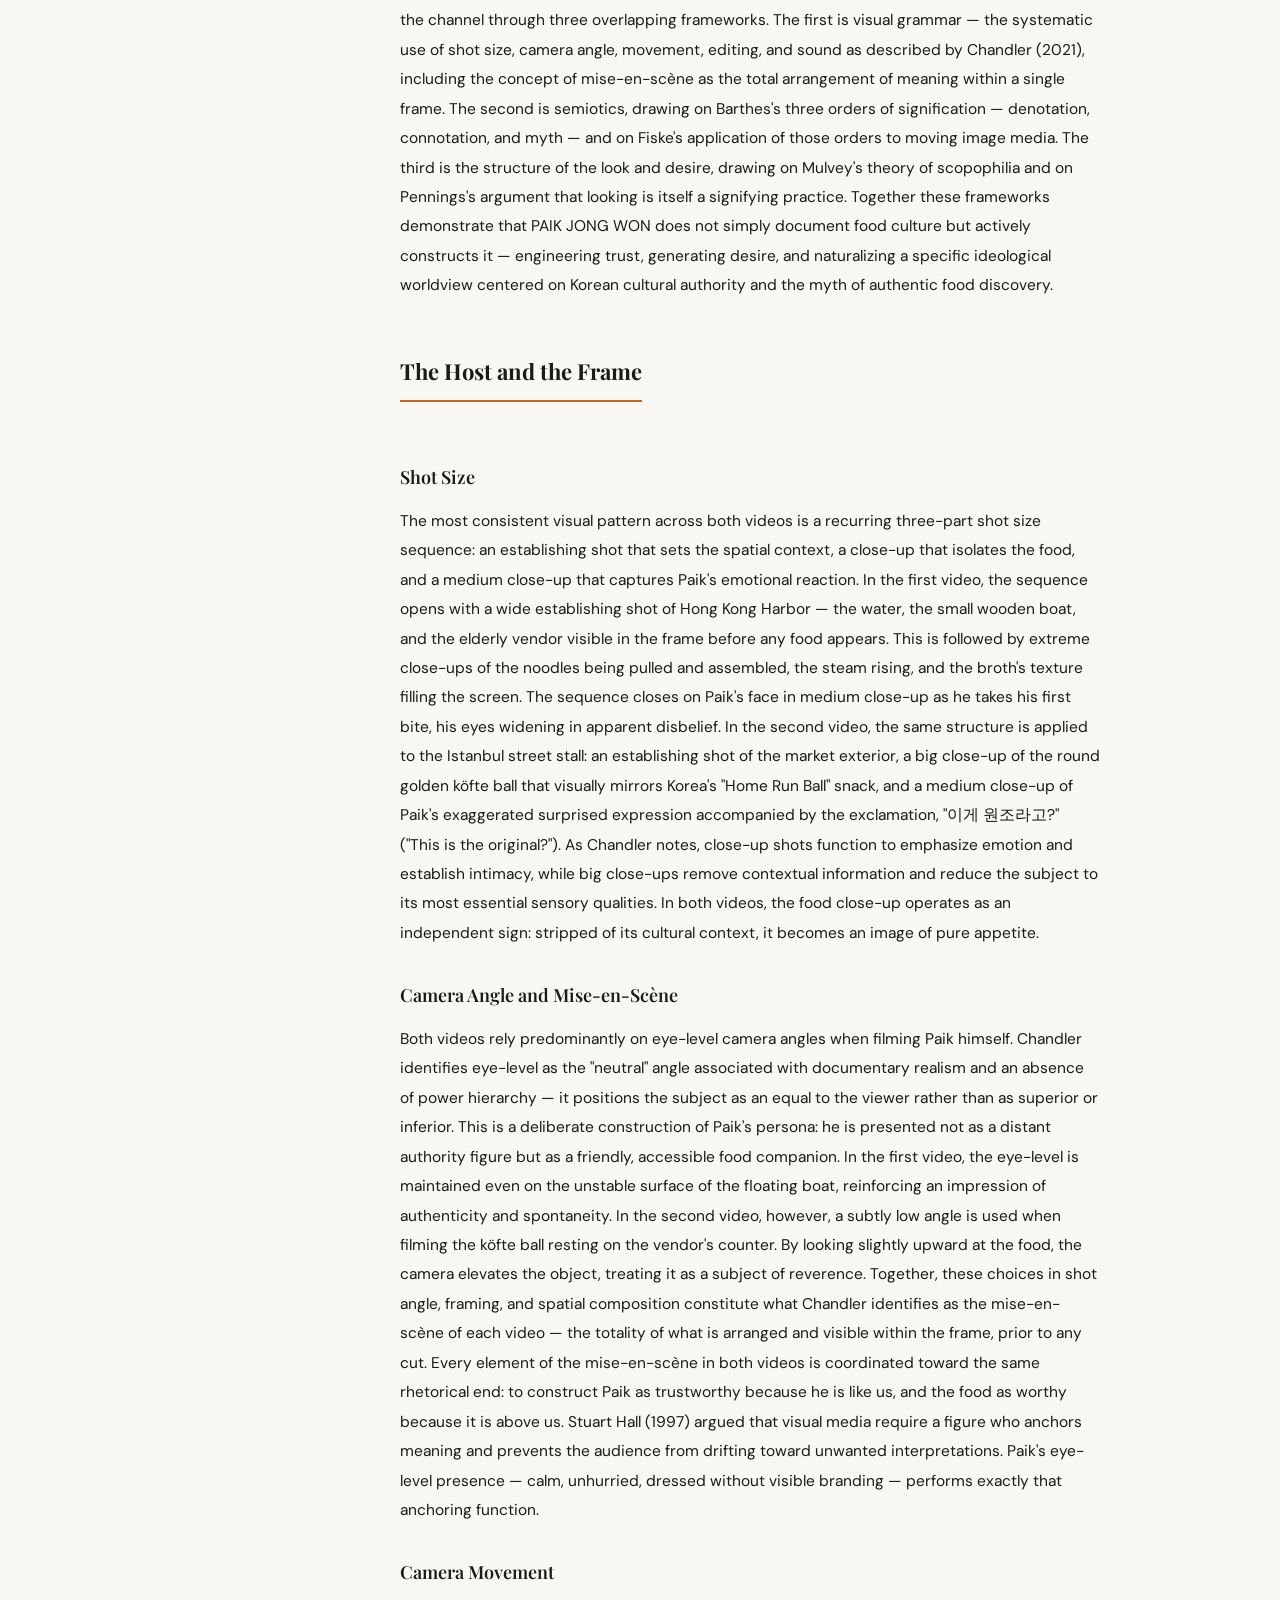
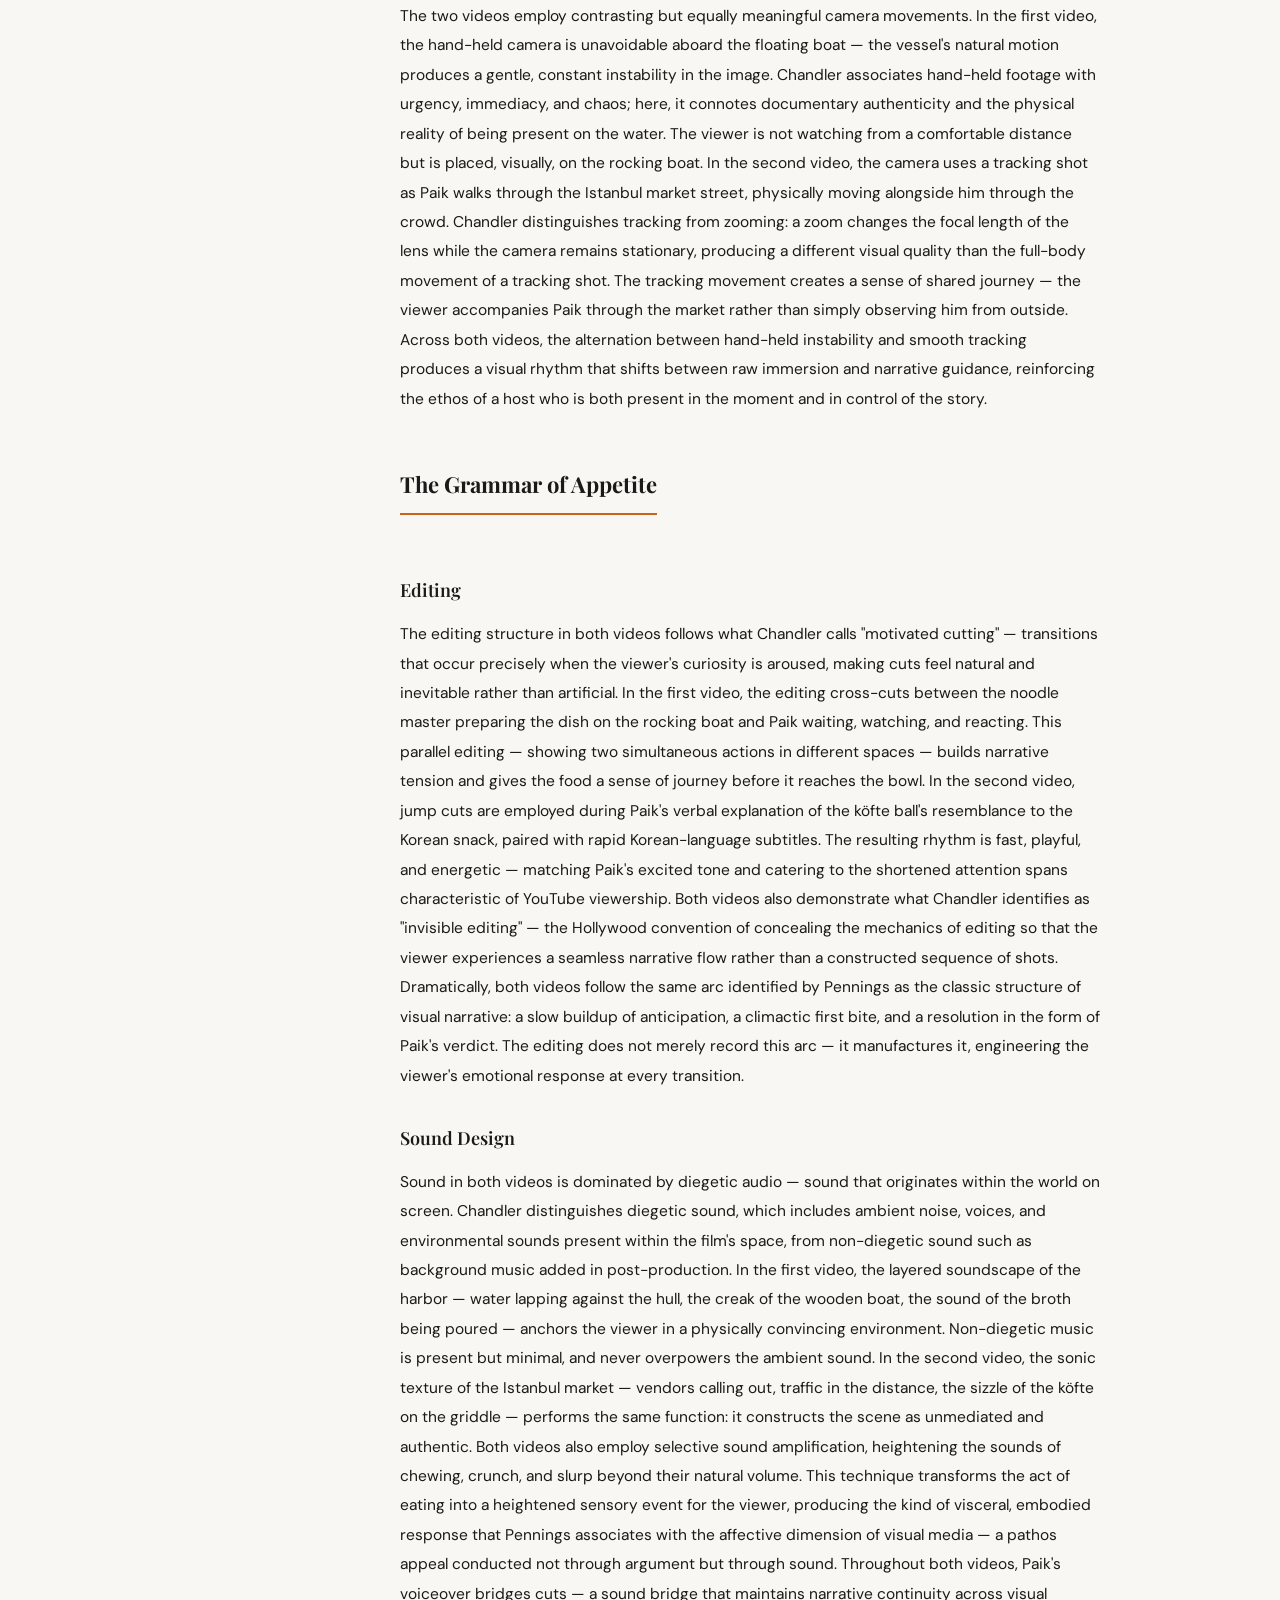
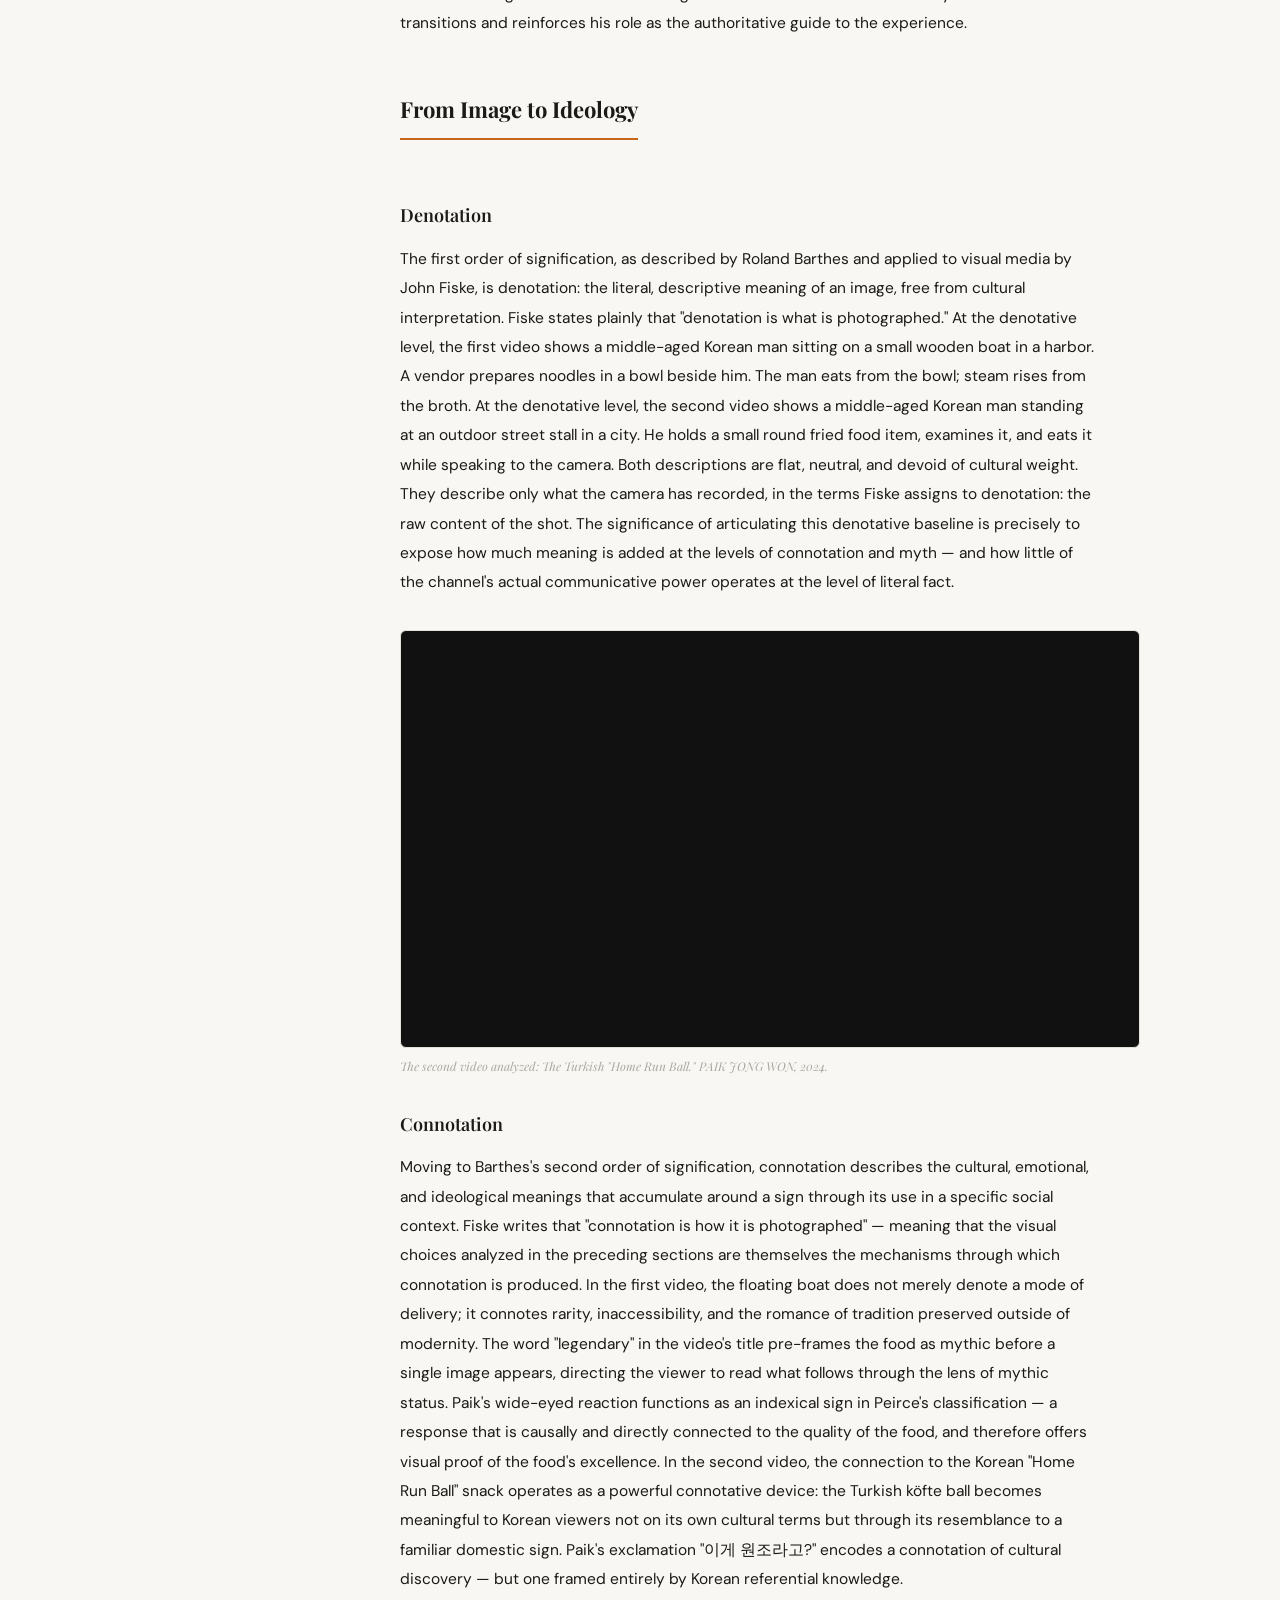
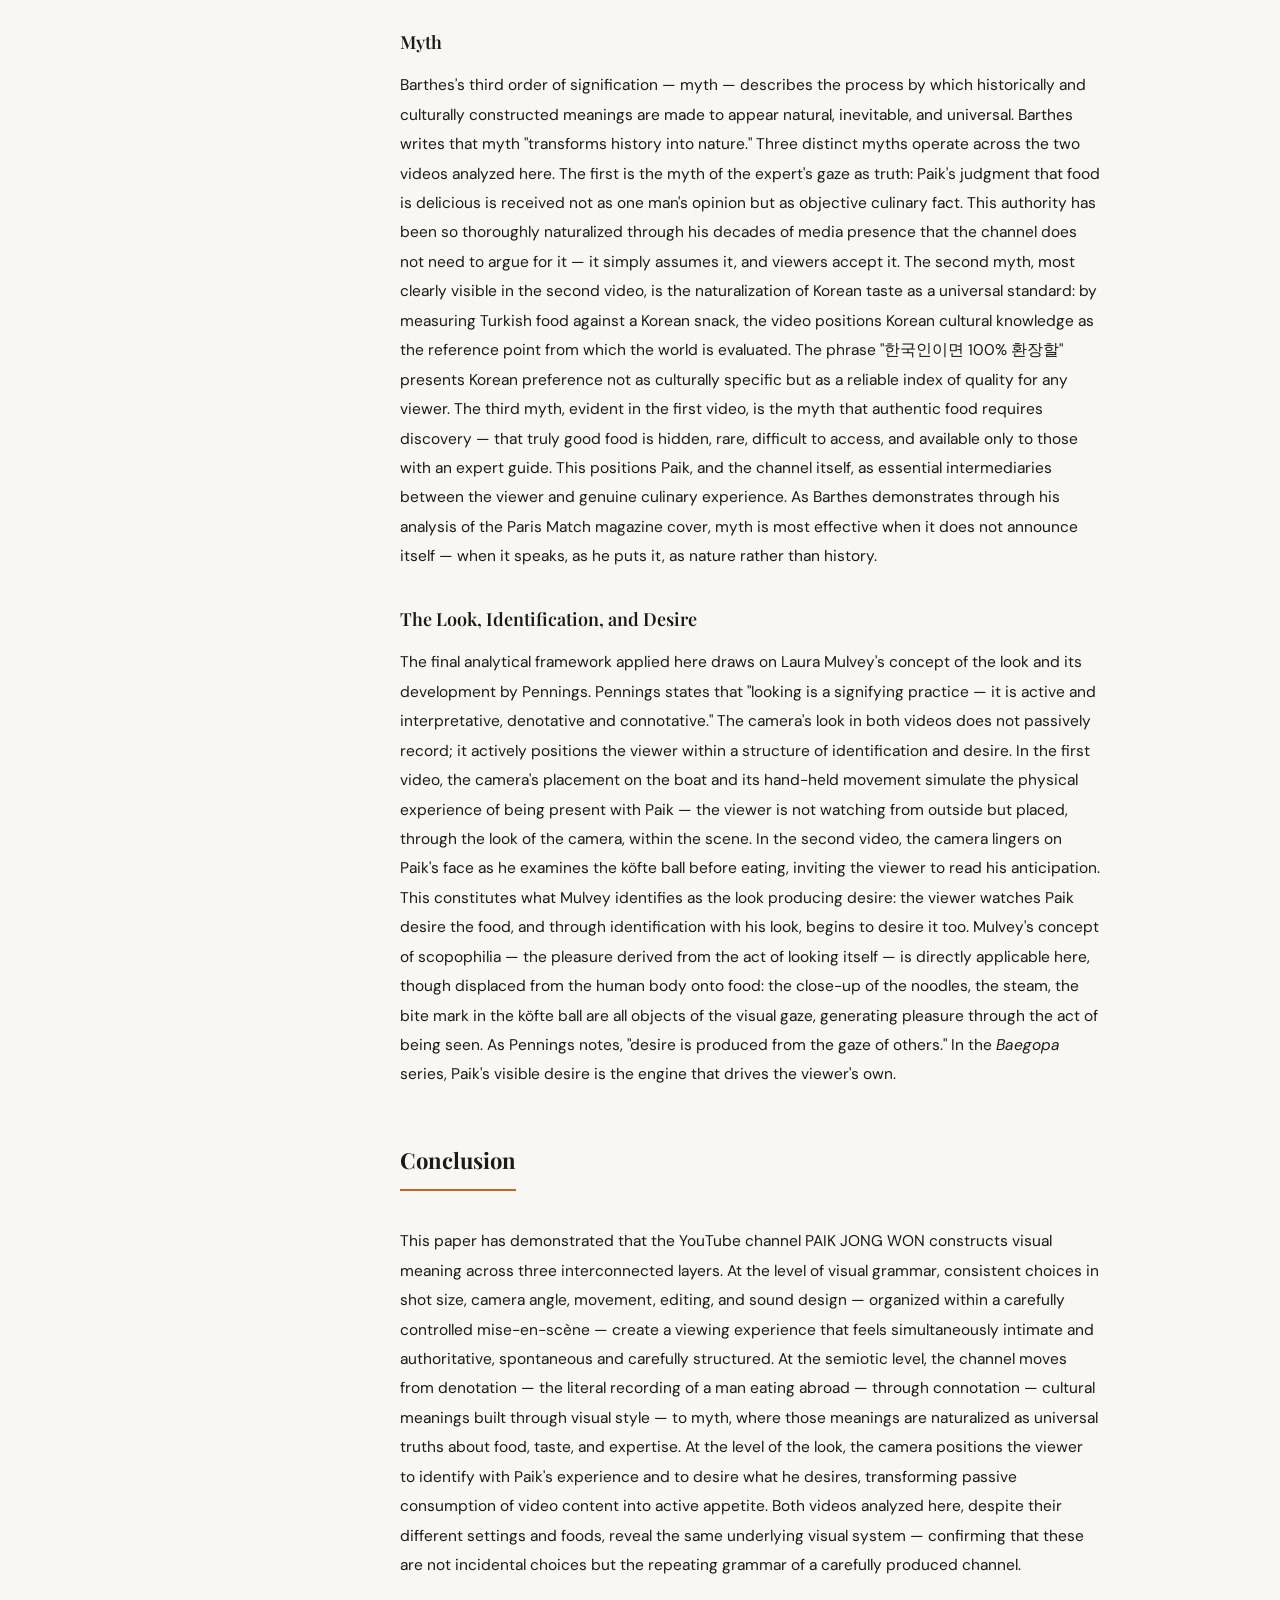
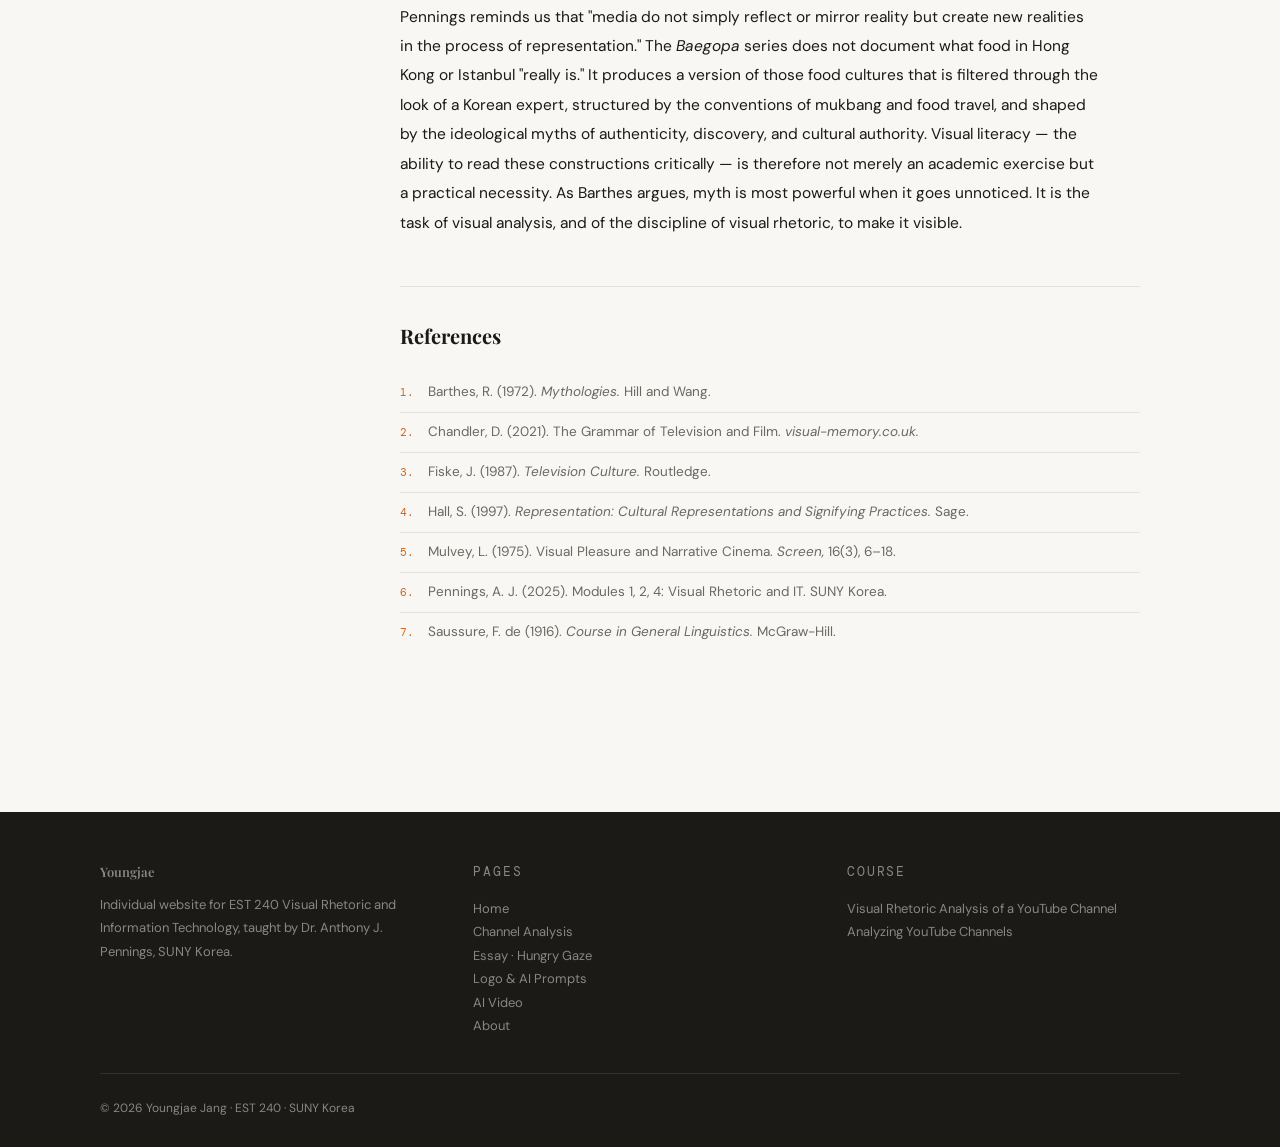
<file: essay.html>
<!DOCTYPE html>
<html lang="en">
<head>
<meta charset="UTF-8">
<meta name="viewport" content="width=device-width, initial-scale=1.0">
<title>Hungry Gaze — Essay</title>
<link rel="stylesheet" href="style.css">
<style>
/* Essay Layout */
.essay-layout {
  display: grid;
  grid-template-columns: 200px 1fr;
  gap: 60px;
  padding-top: 48px;
  align-items: start;
}

/* Sidebar TOC */
.toc {
  position: sticky;
  top: 72px;
  max-height: calc(100vh - 90px);
  overflow-y: auto;
  padding-bottom: 20px;
}
.toc-label {
  font-family: var(--mono);
  font-size: 10px;
  letter-spacing: 0.2em;
  text-transform: uppercase;
  color: var(--light);
  margin-bottom: 14px;
  display: block;
}
.toc-nav { display: flex; flex-direction: column; gap: 2px; }
.toc-nav a {
  font-size: 12.5px;
  color: var(--muted);
  padding: 5px 10px;
  border-left: 2px solid transparent;
  transition: color 0.15s, border-color 0.15s;
  line-height: 1.4;
}
.toc-nav a:hover { color: var(--text); border-left-color: var(--border); }
.toc-nav a.active { color: var(--accent); border-left-color: var(--accent); font-weight: 500; }

/* Essay Body */
.essay-body { padding-bottom: 80px; min-width: 0; }

.essay-group-logo {
  display: flex;
  align-items: center;
  gap: 14px;
  margin-bottom: 36px;
  padding-bottom: 28px;
  border-bottom: 1px solid var(--border);
}
.group-logo-box {
  width: 52px;
  height: 52px;
  border-radius: 8px;
}
.group-meta { font-size: 13px; color: var(--muted); line-height: 1.5; }
.group-meta strong { color: var(--text); font-weight: 500; }

.essay-header { margin-bottom: 32px; }
.essay-eyebrow {
  font-family: var(--mono);
  font-size: 10px;
  letter-spacing: 0.2em;
  text-transform: uppercase;
  color: var(--accent);
  display: block;
  margin-bottom: 14px;
}
.essay-title {
  font-family: var(--serif);
  font-size: clamp(36px, 5vw, 58px);
  font-weight: 700;
  line-height: 1.0;
  letter-spacing: -0.02em;
  margin-bottom: 12px;
}
.essay-subtitle {
  font-family: var(--serif);
  font-style: italic;
  font-size: 17px;
  color: var(--muted);
  margin-bottom: 14px;
}
.essay-byline {
  font-size: 13px;
  color: var(--muted);
}
.essay-byline strong { color: var(--text); font-weight: 500; }

/* Section headers */
.essay-section-group {
  margin-top: 52px;
  margin-bottom: 8px;
}
.essay-section-group-title {
  font-family: var(--serif);
  font-size: 22px;
  font-weight: 700;
  color: var(--text);
  padding-bottom: 10px;
  border-bottom: 2px solid var(--accent);
  margin-bottom: 28px;
  display: inline-block;
}
.essay-section { margin-bottom: 8px; }
.essay-section-title {
  font-family: var(--serif);
  font-size: 18px;
  font-weight: 600;
  color: var(--text);
  margin-bottom: 14px;
  margin-top: 32px;
}

/* Paragraph */
.essay-p {
  font-size: 15.5px;
  line-height: 1.9;
  color: var(--text);
  margin-bottom: 22px;
  max-width: 700px;
}
.essay-p em { font-style: italic; }

/* References */
.references { margin-top: 48px; padding-top: 32px; border-top: 1px solid var(--border); }
.ref-title {
  font-family: var(--serif);
  font-size: 20px;
  font-weight: 700;
  margin-bottom: 20px;
}
.ref-list { list-style: none; counter-reset: refs; }
.ref-list li {
  counter-increment: refs;
  font-size: 13.5px;
  color: var(--muted);
  padding: 8px 0 8px 28px;
  position: relative;
  border-bottom: 1px solid var(--border);
  line-height: 1.7;
}
.ref-list li:last-child { border-bottom: none; }
.ref-list li::before {
  content: counter(refs) ".";
  position: absolute;
  left: 0;
  font-family: var(--mono);
  font-size: 11px;
  color: var(--accent);
  top: 10px;
}

.video-in-essay { margin: 32px 0; }

@media (max-width: 800px) {
  .essay-layout { grid-template-columns: 1fr; }
  .toc { position: static; max-height: none; padding: 16px; background: var(--white); border: 1px solid var(--border); border-radius: var(--radius); margin-bottom: 32px; }
  .toc-nav { flex-direction: row; flex-wrap: wrap; gap: 4px; }
  .toc-nav a { border-left: none; border-bottom: 1.5px solid transparent; padding: 4px 8px; }
  .toc-nav a.active { border-left: none; border-bottom-color: var(--accent); }
}
</style>
</head>
<body>

<!-- NAV -->
<nav class="nav">
  <div class="nav-inner">
    <a href="index.html" class="nav-brand">
      <img src="logo-small-icon.svg" style="width:28px;height:28px;border-radius:50%;" alt="logo">
      youngjae
    </a>
    <div class="nav-links">
      <a href="index.html">Home</a>
      <a href="channel.html">Channel</a>
      <a href="essay.html" class="active">Essay</a>
      <a href="logo.html">Logo</a>
      <a href="ai-video.html">AI Video</a>
            <a href="about.html">About</a>
    </div>
  </div>
</nav>

<div class="page-wrap">
  <div class="essay-layout">

    <!-- LEFT: TOC -->
    <aside class="toc">
      <span class="toc-label">Contents</span>
      <nav class="toc-nav">
        <a href="#intro" class="active">Introduction</a>
        <a href="#shot-size">Shot Size</a>
        <a href="#angle">Camera Angle</a>
        <a href="#movement">Camera Movement</a>
        <a href="#editing">Editing</a>
        <a href="#sound">Sound Design</a>
        <a href="#denotation">Denotation</a>
        <a href="#connotation">Connotation</a>
        <a href="#myth">Myth</a>
        <a href="#look">The Look &amp; Desire</a>
        <a href="#conclusion">Conclusion</a>
        <a href="#references">References</a>
      </nav>
    </aside>

    <!-- RIGHT: ESSAY -->
    <main class="essay-body">

      <!-- Group logo placeholder -->
      <div class="essay-group-logo">
        <img src="group-logo.png" 
     style="width:52px;height:52px;border-radius:8px;object-fit:contain;" 
     alt="Group Logo">
        <div class="group-meta">
          <strong>[Food/Muckbang]</strong><br>
          Food / Mukbang · EST 240 Visual Rhetoric &amp; IT
        </div>
      </div>

      <!-- Essay header -->
      <div class="essay-header">
        <span class="essay-eyebrow">Individual Research Essay · Visual Meaning-Making on a YouTube Channel</span>
        <h1 class="essay-title">Hungry Gaze</h1>
        <p class="essay-subtitle">Visual Meaning-Making Practices in a YouTube Channel</p>
        <p class="essay-byline">
          By <strong>Youngjae</strong> &nbsp;·&nbsp;
          EST 240 Visual Rhetoric &amp; Information Technology &nbsp;·&nbsp;
          SUNY Korea<br>
          Instructed by Dr. Anthony J. Pennings
        </p>
      </div>

      <!-- Primary video embed -->
      <div class="video-in-essay">
        <div class="video-wrap">
          <iframe src="https://www.youtube.com/embed/3kT7Z68K4pE" allowfullscreen loading="lazy"></iframe>
        </div>
        <p class="video-caption">The primary video analyzed throughout this essay: <em>The Legendary Floating Noodles.</em> PAIK JONG WON, 2024.</p>
      </div>

      <!-- ── INTRODUCTION ────────────────────────────────── -->
      <section id="intro">
        <div class="essay-section-group">
          <h2 class="essay-section-group-title">Introduction</h2>
        </div>

        <p class="essay-p">The rise of YouTube as a global media platform has fundamentally transformed how food is seen, consumed, and understood. Among the many genres that have emerged, food travel mukbang — in which a host eats local food abroad while reacting on camera — has gained enormous international viewership. The YouTube channel PAIK JONG WON, operated by South Korean food entrepreneur and television personality Paik Jong-won, exemplifies this genre. With over 6.27 million subscribers and more than 900 uploaded videos, the channel's bilingual name — combining the Korean "백종원" with the romanized "PAIK JONG WON" — signals its dual address to both domestic and international audiences. At the heart of the channel is the <em>Baegopa</em> ("I'm Hungry") series, in which Paik travels to cities including Hong Kong, Bangkok, Macau, and Istanbul to explore local food culture. Notably, the channel operates without advertising revenue, yet invests in ten or more cameras per shoot and maintains a full editing and sound team — a production scale that rivals broadcast television, and one that makes clear that every visual choice is deliberate.</p>

        <p class="essay-p">This paper focuses on two episodes from the <em>Baegopa</em> series: the first, in which Paik eats hand-pulled noodles served from a floating boat in Hong Kong Harbor, and the second, in which he discovers a Turkish street snack in Istanbul that visually resembles a beloved Korean confection called the "Home Run Ball." Both videos were selected because they represent distinct visual environments — one defined by water and physical instability, the other by a busy urban market — while sharing the same underlying structure of visual meaning-making. This paper analyzes the channel through three overlapping frameworks. The first is visual grammar — the systematic use of shot size, camera angle, movement, editing, and sound as described by Chandler (2021), including the concept of mise-en-scène as the total arrangement of meaning within a single frame. The second is semiotics, drawing on Barthes's three orders of signification — denotation, connotation, and myth — and on Fiske's application of those orders to moving image media. The third is the structure of the look and desire, drawing on Mulvey's theory of scopophilia and on Pennings's argument that looking is itself a signifying practice. Together these frameworks demonstrate that PAIK JONG WON does not simply document food culture but actively constructs it — engineering trust, generating desire, and naturalizing a specific ideological worldview centered on Korean cultural authority and the myth of authentic food discovery.</p>
      </section>

      <!-- ── BODY: PART 1 ─────────────────────────────────── -->
      <section id="shot-size">
        <div class="essay-section-group">
          <h2 class="essay-section-group-title">The Host and the Frame</h2>
        </div>

        <h3 class="essay-section-title">Shot Size</h3>
        <p class="essay-p">The most consistent visual pattern across both videos is a recurring three-part shot size sequence: an establishing shot that sets the spatial context, a close-up that isolates the food, and a medium close-up that captures Paik's emotional reaction. In the first video, the sequence opens with a wide establishing shot of Hong Kong Harbor — the water, the small wooden boat, and the elderly vendor visible in the frame before any food appears. This is followed by extreme close-ups of the noodles being pulled and assembled, the steam rising, and the broth's texture filling the screen. The sequence closes on Paik's face in medium close-up as he takes his first bite, his eyes widening in apparent disbelief. In the second video, the same structure is applied to the Istanbul street stall: an establishing shot of the market exterior, a big close-up of the round golden köfte ball that visually mirrors Korea's "Home Run Ball" snack, and a medium close-up of Paik's exaggerated surprised expression accompanied by the exclamation, "이게 원조라고?" ("This is the original?"). As Chandler notes, close-up shots function to emphasize emotion and establish intimacy, while big close-ups remove contextual information and reduce the subject to its most essential sensory qualities. In both videos, the food close-up operates as an independent sign: stripped of its cultural context, it becomes an image of pure appetite.</p>
      </section>

      <section id="angle">
        <h3 class="essay-section-title">Camera Angle and Mise-en-Scène</h3>
        <p class="essay-p">Both videos rely predominantly on eye-level camera angles when filming Paik himself. Chandler identifies eye-level as the "neutral" angle associated with documentary realism and an absence of power hierarchy — it positions the subject as an equal to the viewer rather than as superior or inferior. This is a deliberate construction of Paik's persona: he is presented not as a distant authority figure but as a friendly, accessible food companion. In the first video, the eye-level is maintained even on the unstable surface of the floating boat, reinforcing an impression of authenticity and spontaneity. In the second video, however, a subtly low angle is used when filming the köfte ball resting on the vendor's counter. By looking slightly upward at the food, the camera elevates the object, treating it as a subject of reverence. Together, these choices in shot angle, framing, and spatial composition constitute what Chandler identifies as the mise-en-scène of each video — the totality of what is arranged and visible within the frame, prior to any cut. Every element of the mise-en-scène in both videos is coordinated toward the same rhetorical end: to construct Paik as trustworthy because he is like us, and the food as worthy because it is above us. Stuart Hall (1997) argued that visual media require a figure who anchors meaning and prevents the audience from drifting toward unwanted interpretations. Paik's eye-level presence — calm, unhurried, dressed without visible branding — performs exactly that anchoring function.</p>
      </section>

      <section id="movement">
        <h3 class="essay-section-title">Camera Movement</h3>
        <p class="essay-p">The two videos employ contrasting but equally meaningful camera movements. In the first video, the hand-held camera is unavoidable aboard the floating boat — the vessel's natural motion produces a gentle, constant instability in the image. Chandler associates hand-held footage with urgency, immediacy, and chaos; here, it connotes documentary authenticity and the physical reality of being present on the water. The viewer is not watching from a comfortable distance but is placed, visually, on the rocking boat. In the second video, the camera uses a tracking shot as Paik walks through the Istanbul market street, physically moving alongside him through the crowd. Chandler distinguishes tracking from zooming: a zoom changes the focal length of the lens while the camera remains stationary, producing a different visual quality than the full-body movement of a tracking shot. The tracking movement creates a sense of shared journey — the viewer accompanies Paik through the market rather than simply observing him from outside. Across both videos, the alternation between hand-held instability and smooth tracking produces a visual rhythm that shifts between raw immersion and narrative guidance, reinforcing the ethos of a host who is both present in the moment and in control of the story.</p>
      </section>

      <!-- ── BODY: PART 2 ─────────────────────────────────── -->
      <section id="editing">
        <div class="essay-section-group">
          <h2 class="essay-section-group-title">The Grammar of Appetite</h2>
        </div>

        <h3 class="essay-section-title">Editing</h3>
        <p class="essay-p">The editing structure in both videos follows what Chandler calls "motivated cutting" — transitions that occur precisely when the viewer's curiosity is aroused, making cuts feel natural and inevitable rather than artificial. In the first video, the editing cross-cuts between the noodle master preparing the dish on the rocking boat and Paik waiting, watching, and reacting. This parallel editing — showing two simultaneous actions in different spaces — builds narrative tension and gives the food a sense of journey before it reaches the bowl. In the second video, jump cuts are employed during Paik's verbal explanation of the köfte ball's resemblance to the Korean snack, paired with rapid Korean-language subtitles. The resulting rhythm is fast, playful, and energetic — matching Paik's excited tone and catering to the shortened attention spans characteristic of YouTube viewership. Both videos also demonstrate what Chandler identifies as "invisible editing" — the Hollywood convention of concealing the mechanics of editing so that the viewer experiences a seamless narrative flow rather than a constructed sequence of shots. Dramatically, both videos follow the same arc identified by Pennings as the classic structure of visual narrative: a slow buildup of anticipation, a climactic first bite, and a resolution in the form of Paik's verdict. The editing does not merely record this arc — it manufactures it, engineering the viewer's emotional response at every transition.</p>
      </section>

      <section id="sound">
        <h3 class="essay-section-title">Sound Design</h3>
        <p class="essay-p">Sound in both videos is dominated by diegetic audio — sound that originates within the world on screen. Chandler distinguishes diegetic sound, which includes ambient noise, voices, and environmental sounds present within the film's space, from non-diegetic sound such as background music added in post-production. In the first video, the layered soundscape of the harbor — water lapping against the hull, the creak of the wooden boat, the sound of the broth being poured — anchors the viewer in a physically convincing environment. Non-diegetic music is present but minimal, and never overpowers the ambient sound. In the second video, the sonic texture of the Istanbul market — vendors calling out, traffic in the distance, the sizzle of the köfte on the griddle — performs the same function: it constructs the scene as unmediated and authentic. Both videos also employ selective sound amplification, heightening the sounds of chewing, crunch, and slurp beyond their natural volume. This technique transforms the act of eating into a heightened sensory event for the viewer, producing the kind of visceral, embodied response that Pennings associates with the affective dimension of visual media — a pathos appeal conducted not through argument but through sound. Throughout both videos, Paik's voiceover bridges cuts — a sound bridge that maintains narrative continuity across visual transitions and reinforces his role as the authoritative guide to the experience.</p>
      </section>

      <!-- ── BODY: PART 3 ─────────────────────────────────── -->
      <section id="denotation">
        <div class="essay-section-group">
          <h2 class="essay-section-group-title">From Image to Ideology</h2>
        </div>

        <h3 class="essay-section-title">Denotation</h3>
        <p class="essay-p">The first order of signification, as described by Roland Barthes and applied to visual media by John Fiske, is denotation: the literal, descriptive meaning of an image, free from cultural interpretation. Fiske states plainly that "denotation is what is photographed." At the denotative level, the first video shows a middle-aged Korean man sitting on a small wooden boat in a harbor. A vendor prepares noodles in a bowl beside him. The man eats from the bowl; steam rises from the broth. At the denotative level, the second video shows a middle-aged Korean man standing at an outdoor street stall in a city. He holds a small round fried food item, examines it, and eats it while speaking to the camera. Both descriptions are flat, neutral, and devoid of cultural weight. They describe only what the camera has recorded, in the terms Fiske assigns to denotation: the raw content of the shot. The significance of articulating this denotative baseline is precisely to expose how much meaning is added at the levels of connotation and myth — and how little of the channel's actual communicative power operates at the level of literal fact.</p>
      </section>

      <!-- Second video embed before Connotation -->
      <div class="video-in-essay">
        <div class="video-wrap">
          <iframe src="https://www.youtube.com/embed/MswQlKxdT7o" allowfullscreen loading="lazy"></iframe>
        </div>
        <p class="video-caption">The second video analyzed: <em>The Turkish "Home Run Ball."</em> PAIK JONG WON, 2024.</p>
      </div>

      <section id="connotation">
        <h3 class="essay-section-title">Connotation</h3>
        <p class="essay-p">Moving to Barthes's second order of signification, connotation describes the cultural, emotional, and ideological meanings that accumulate around a sign through its use in a specific social context. Fiske writes that "connotation is how it is photographed" — meaning that the visual choices analyzed in the preceding sections are themselves the mechanisms through which connotation is produced. In the first video, the floating boat does not merely denote a mode of delivery; it connotes rarity, inaccessibility, and the romance of tradition preserved outside of modernity. The word "legendary" in the video's title pre-frames the food as mythic before a single image appears, directing the viewer to read what follows through the lens of mythic status. Paik's wide-eyed reaction functions as an indexical sign in Peirce's classification — a response that is causally and directly connected to the quality of the food, and therefore offers visual proof of the food's excellence. In the second video, the connection to the Korean "Home Run Ball" snack operates as a powerful connotative device: the Turkish köfte ball becomes meaningful to Korean viewers not on its own cultural terms but through its resemblance to a familiar domestic sign. Paik's exclamation "이게 원조라고?" encodes a connotation of cultural discovery — but one framed entirely by Korean referential knowledge.</p>
      </section>

      <section id="myth">
        <h3 class="essay-section-title">Myth</h3>
        <p class="essay-p">Barthes's third order of signification — myth — describes the process by which historically and culturally constructed meanings are made to appear natural, inevitable, and universal. Barthes writes that myth "transforms history into nature." Three distinct myths operate across the two videos analyzed here. The first is the myth of the expert's gaze as truth: Paik's judgment that food is delicious is received not as one man's opinion but as objective culinary fact. This authority has been so thoroughly naturalized through his decades of media presence that the channel does not need to argue for it — it simply assumes it, and viewers accept it. The second myth, most clearly visible in the second video, is the naturalization of Korean taste as a universal standard: by measuring Turkish food against a Korean snack, the video positions Korean cultural knowledge as the reference point from which the world is evaluated. The phrase "한국인이면 100% 환장할" presents Korean preference not as culturally specific but as a reliable index of quality for any viewer. The third myth, evident in the first video, is the myth that authentic food requires discovery — that truly good food is hidden, rare, difficult to access, and available only to those with an expert guide. This positions Paik, and the channel itself, as essential intermediaries between the viewer and genuine culinary experience. As Barthes demonstrates through his analysis of the Paris Match magazine cover, myth is most effective when it does not announce itself — when it speaks, as he puts it, as nature rather than history.</p>
      </section>

      <section id="look">
        <h3 class="essay-section-title">The Look, Identification, and Desire</h3>
        <p class="essay-p">The final analytical framework applied here draws on Laura Mulvey's concept of the look and its development by Pennings. Pennings states that "looking is a signifying practice — it is active and interpretative, denotative and connotative." The camera's look in both videos does not passively record; it actively positions the viewer within a structure of identification and desire. In the first video, the camera's placement on the boat and its hand-held movement simulate the physical experience of being present with Paik — the viewer is not watching from outside but placed, through the look of the camera, within the scene. In the second video, the camera lingers on Paik's face as he examines the köfte ball before eating, inviting the viewer to read his anticipation. This constitutes what Mulvey identifies as the look producing desire: the viewer watches Paik desire the food, and through identification with his look, begins to desire it too. Mulvey's concept of scopophilia — the pleasure derived from the act of looking itself — is directly applicable here, though displaced from the human body onto food: the close-up of the noodles, the steam, the bite mark in the köfte ball are all objects of the visual gaze, generating pleasure through the act of being seen. As Pennings notes, "desire is produced from the gaze of others." In the <em>Baegopa</em> series, Paik's visible desire is the engine that drives the viewer's own.</p>
      </section>

      <!-- ── CONCLUSION ──────────────────────────────────── -->
      <section id="conclusion">
        <div class="essay-section-group">
          <h2 class="essay-section-group-title">Conclusion</h2>
        </div>

        <p class="essay-p">This paper has demonstrated that the YouTube channel PAIK JONG WON constructs visual meaning across three interconnected layers. At the level of visual grammar, consistent choices in shot size, camera angle, movement, editing, and sound design — organized within a carefully controlled mise-en-scène — create a viewing experience that feels simultaneously intimate and authoritative, spontaneous and carefully structured. At the semiotic level, the channel moves from denotation — the literal recording of a man eating abroad — through connotation — cultural meanings built through visual style — to myth, where those meanings are naturalized as universal truths about food, taste, and expertise. At the level of the look, the camera positions the viewer to identify with Paik's experience and to desire what he desires, transforming passive consumption of video content into active appetite. Both videos analyzed here, despite their different settings and foods, reveal the same underlying visual system — confirming that these are not incidental choices but the repeating grammar of a carefully produced channel.</p>

        <p class="essay-p">Pennings reminds us that "media do not simply reflect or mirror reality but create new realities in the process of representation." The <em>Baegopa</em> series does not document what food in Hong Kong or Istanbul "really is." It produces a version of those food cultures that is filtered through the look of a Korean expert, structured by the conventions of mukbang and food travel, and shaped by the ideological myths of authenticity, discovery, and cultural authority. Visual literacy — the ability to read these constructions critically — is therefore not merely an academic exercise but a practical necessity. As Barthes argues, myth is most powerful when it goes unnoticed. It is the task of visual analysis, and of the discipline of visual rhetoric, to make it visible.</p>
      </section>

      <!-- ── REFERENCES ──────────────────────────────────── -->
      <section id="references" class="references">
        <h3 class="ref-title">References</h3>
        <ol class="ref-list">
          <li>Barthes, R. (1972). <em>Mythologies.</em> Hill and Wang.</li>
          <li>Chandler, D. (2021). The Grammar of Television and Film. <em>visual-memory.co.uk.</em></li>
          <li>Fiske, J. (1987). <em>Television Culture.</em> Routledge.</li>
          <li>Hall, S. (1997). <em>Representation: Cultural Representations and Signifying Practices.</em> Sage.</li>
          <li>Mulvey, L. (1975). Visual Pleasure and Narrative Cinema. <em>Screen,</em> 16(3), 6–18.</li>
          <li>Pennings, A. J. (2025). Modules 1, 2, 4: Visual Rhetoric and IT. SUNY Korea.</li>
          <li>Saussure, F. de (1916). <em>Course in General Linguistics.</em> McGraw-Hill.</li>
        </ol>
      </section>

    </main>
  </div>
</div>

<!-- FOOTER -->
<footer class="footer">
  <div class="footer-inner">
    <div class="footer-col">
      <p class="footer-col-title">Youngjae</p>
      <p>Individual website for EST 240 Visual Rhetoric and Information Technology, taught by Dr. Anthony J. Pennings, SUNY Korea.</p>
    </div>
    <div class="footer-col">
      <p class="footer-col-label">Pages</p>
      <a href="index.html">Home</a>
      <a href="channel.html">Channel Analysis</a>
      <a href="essay.html">Essay · Hungry Gaze</a>
      <a href="logo.html">Logo &amp; AI Prompts</a>
      <a href="ai-video.html">AI Video</a>
      <a href="about.html">About</a>
    </div>
    <div class="footer-col">
      <p class="footer-col-label">Course</p>
      <a href="#">Visual Rhetoric Analysis of a YouTube Channel</a>
      <a href="#">Analyzing YouTube Channels</a>
    </div>
  </div>
  <div class="footer-bottom">
    <span>© 2026 Youngjae Jang · EST 240 · SUNY Korea</span>
  </div>
</footer>

<script>
// Highlight active TOC item on scroll
const sections = document.querySelectorAll('section[id]');
const tocLinks = document.querySelectorAll('.toc-nav a');
window.addEventListener('scroll', () => {
  let current = '';
  sections.forEach(s => {
    if (window.scrollY >= s.offsetTop - 100) current = s.id;
  });
  tocLinks.forEach(a => {
    a.classList.toggle('active', a.getAttribute('href') === '#' + current);
  });
});
</script>

</body>
</html>
</file>
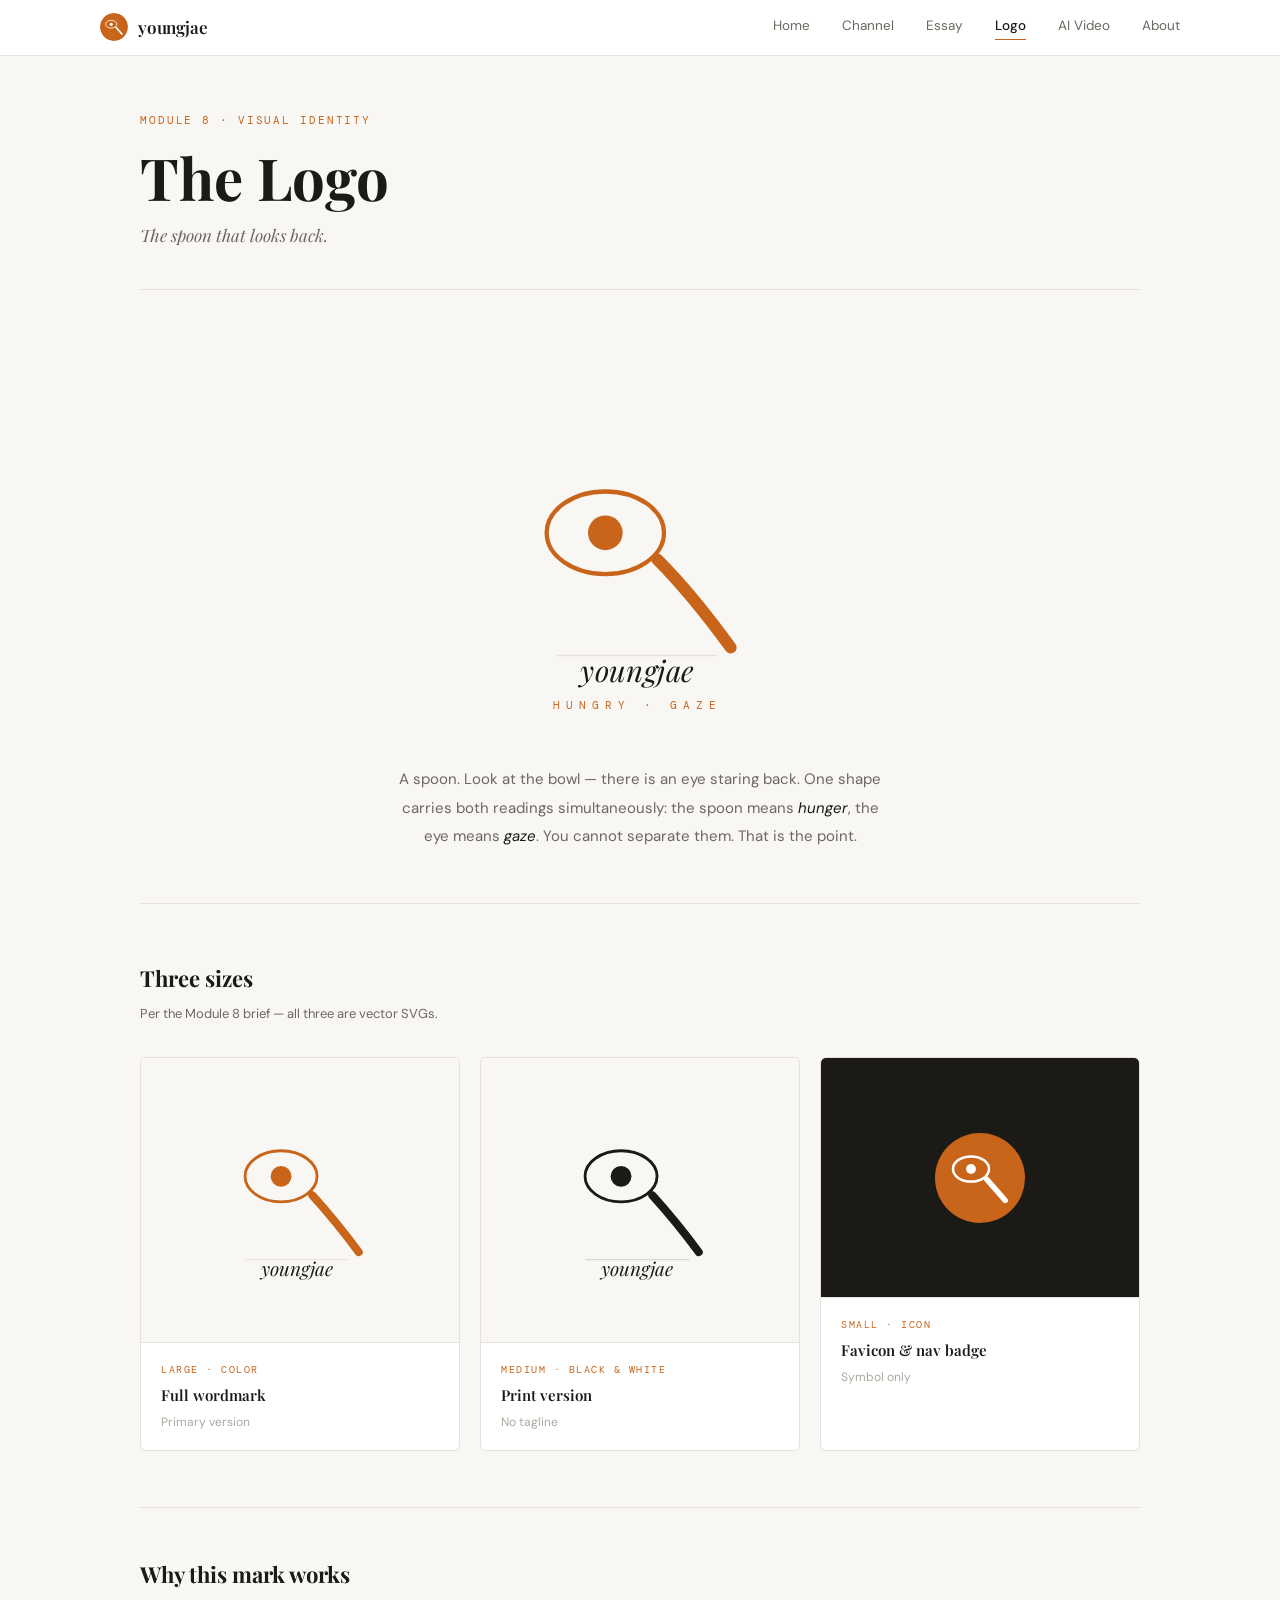
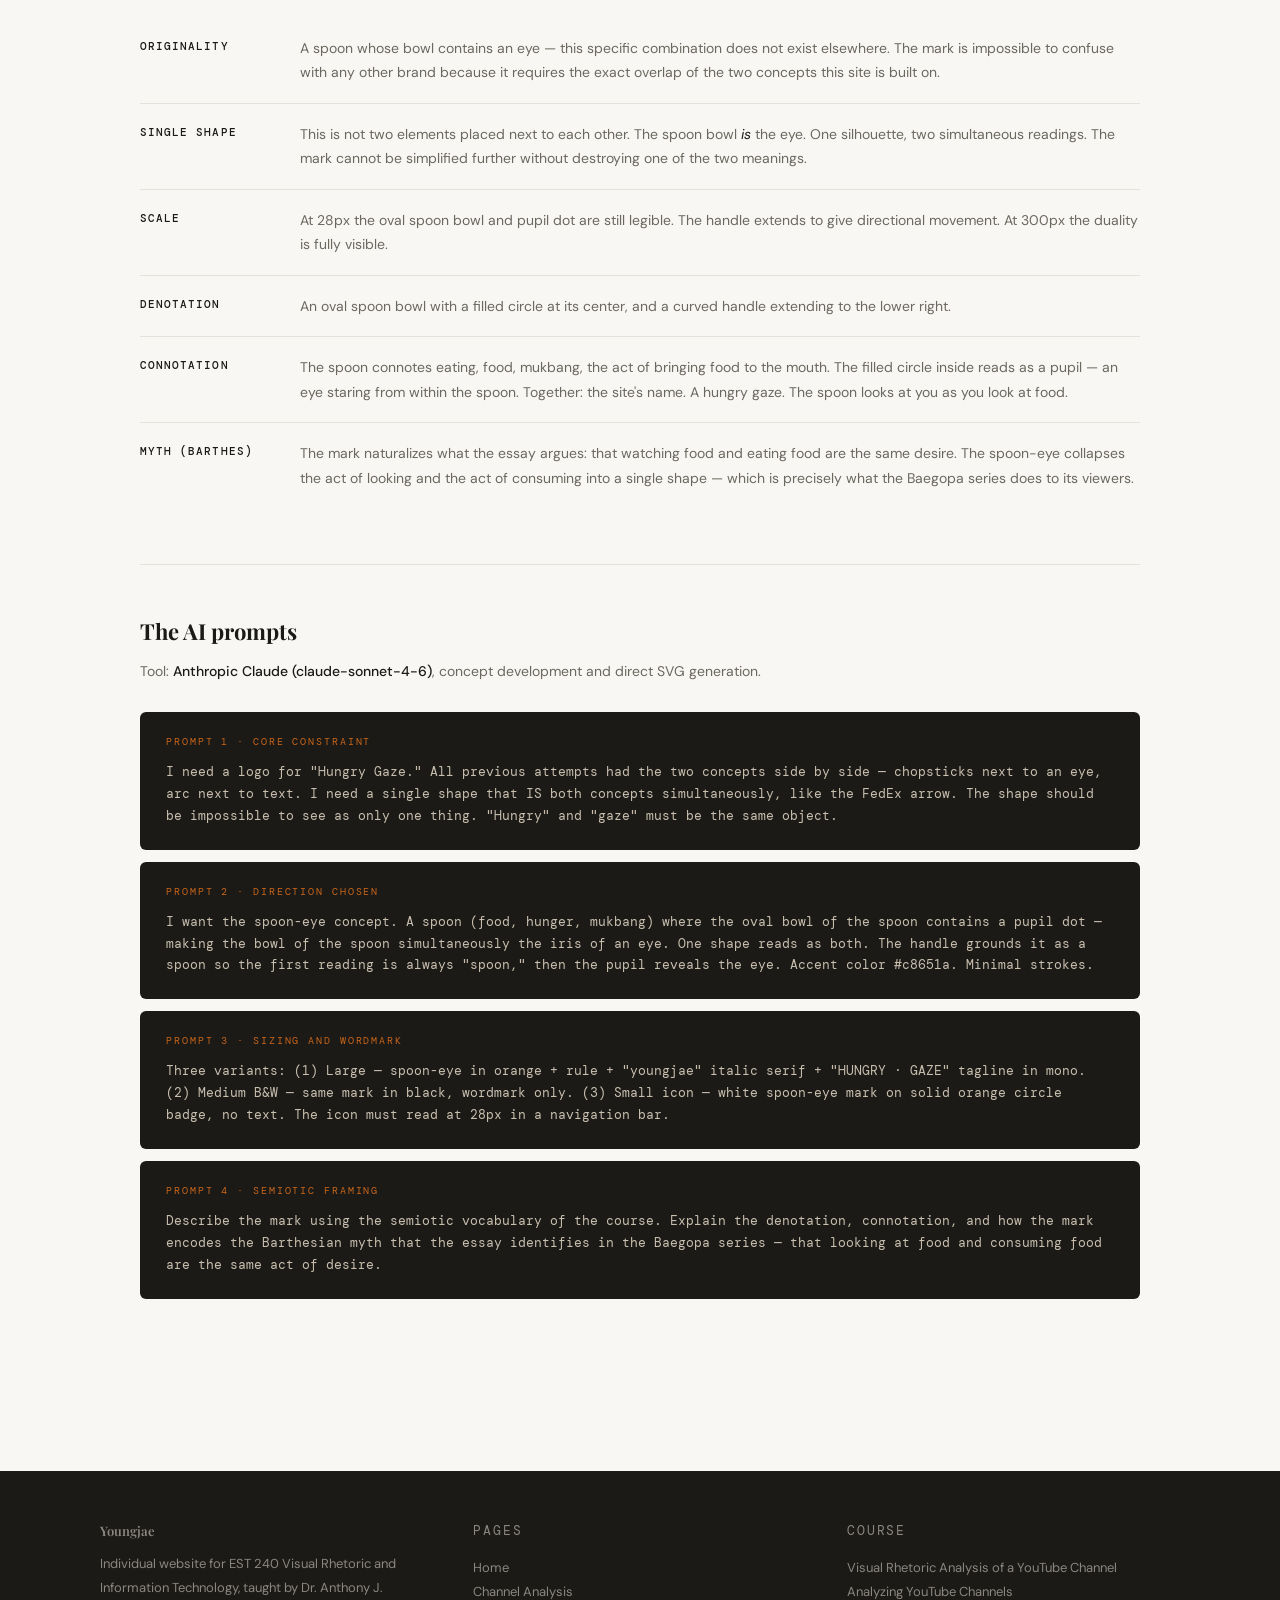
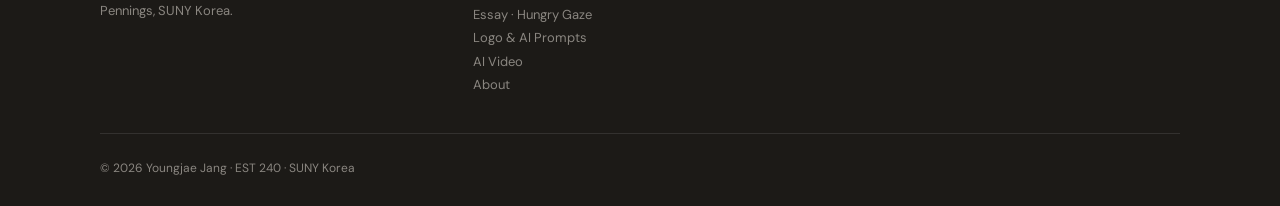
<file: logo.html>
<!DOCTYPE html>
<html lang="en">
<head>
<meta charset="UTF-8">
<meta name="viewport" content="width=device-width, initial-scale=1.0">
<title>Logo & AI Prompts — Hungry Gaze</title>
<link rel="stylesheet" href="style.css">
<style>
.page-header { padding: 56px 0 40px; border-bottom: 1px solid var(--border); margin-bottom: 56px; }
.logo-hero { display:flex; flex-direction:column; align-items:center; padding:72px 0 52px; border-bottom:1px solid var(--border); margin-bottom:56px; }
.logo-hero-desc { max-width:500px; text-align:center; font-size:15px; color:var(--muted); line-height:1.9; margin-top:40px; }
.logo-hero-desc em { color:var(--text); font-style:italic; }
.sizes-section h2 { font-family:var(--serif); font-size:22px; font-weight:700; margin-bottom:6px; }
.sizes-section > p { font-size:13px; color:var(--muted); margin-bottom:32px; }
.sizes-grid { display:grid; grid-template-columns:repeat(3,1fr); gap:20px; margin-bottom:56px; }
.size-card { border:1px solid var(--border); border-radius:var(--radius); overflow:hidden; background:var(--white); }
.size-canvas { display:flex; align-items:center; justify-content:center; padding:52px 24px; border-bottom:1px solid var(--border); background:var(--bg); min-height:240px; }
.size-canvas.dark { background:#1c1a17; }
.size-info { padding:18px 20px; }
.size-tag { font-family:var(--mono); font-size:10px; letter-spacing:0.15em; text-transform:uppercase; color:var(--accent); display:block; margin-bottom:5px; }
.size-name { font-family:var(--serif); font-size:15px; font-weight:600; margin-bottom:3px; }
.size-note { font-size:12px; color:var(--light); }
.criteria-section { margin-bottom:56px; }
.criteria-section h2 { font-family:var(--serif); font-size:22px; font-weight:700; margin-bottom:24px; }
.cr { display:grid; grid-template-columns:140px 1fr; gap:20px; padding:18px 0; border-bottom:1px solid var(--border); font-size:14px; line-height:1.75; }
.cr:last-child { border-bottom:none; }
.cr-k { font-family:var(--mono); font-size:10.5px; letter-spacing:0.1em; text-transform:uppercase; color:var(--text); font-weight:500; padding-top:2px; }
.cr-v { color:var(--muted); }
.cr-v em { font-style:italic; color:var(--text); }
.prompts-section { padding-bottom:80px; }
.prompts-section h2 { font-family:var(--serif); font-size:22px; font-weight:700; margin-bottom:8px; }
.prompts-intro { font-size:14px; color:var(--muted); line-height:1.8; margin-bottom:28px; }
.prompts-intro strong { color:var(--text); font-weight:500; }
.pcard { background:#1c1a17; border-radius:var(--radius); padding:22px 26px; margin-bottom:12px; }
.pnum { font-family:var(--mono); font-size:9.5px; letter-spacing:0.2em; text-transform:uppercase; color:var(--accent); margin-bottom:12px; display:block; }
.pbody { font-family:var(--mono); font-size:12.5px; color:#c8bfaf; line-height:1.75; white-space:pre-wrap; }
@media(max-width:720px){ .sizes-grid{grid-template-columns:1fr;} .cr{grid-template-columns:1fr;gap:6px;} }
</style>
</head>
<body>

<nav class="nav">
  <div class="nav-inner">
    <a href="index.html" class="nav-brand">
      <img src="logo-small-icon.svg" style="width:28px;height:28px;border-radius:50%;" alt="logo">
      youngjae
    </a>
    <div class="nav-links">
      <a href="index.html">Home</a>
      <a href="channel.html">Channel</a>
      <a href="essay.html">Essay</a>
      <a href="logo.html" class="active">Logo</a>
      <a href="ai-video.html">AI Video</a>
            <a href="about.html">About</a>
    </div>
  </div>
</nav>

<div class="page-wrap">

  <div class="page-header">
    <span class="eyebrow">Module 8 · Visual Identity</span>
    <h1 class="section-title" style="font-size:clamp(36px,5vw,58px);">The Logo</h1>
    <p style="font-family:var(--serif);font-style:italic;font-size:17px;color:var(--muted);margin-top:10px;">The spoon that looks back.</p>
  </div>

  <!-- HERO: large mark -->
  <div class="logo-hero">
    <svg viewBox="0 0 240 230" xmlns="http://www.w3.org/2000/svg" width="320" height="307" style="display:block;">
      <!-- Spoon bowl = eye outline -->
      <ellipse cx="94" cy="86" rx="44" ry="31" fill="none" stroke="#c8651a" stroke-width="3.2"/>
      <!-- Pupil inside the bowl = the eye's gaze -->
      <circle cx="94" cy="86" r="13" fill="#c8651a"/>
      <!-- Spoon handle — extends lower-right -->
      <path d="M 133,106 C 155,128 172,150 188,172"
            stroke="#c8651a" stroke-width="9" stroke-linecap="round" fill="none"/>
      <!-- Rule -->
      <line x1="58" y1="178" x2="178" y2="178" stroke="#e5e1db" stroke-width="1"/>
      <!-- Wordmark -->
      <text x="118" y="198" text-anchor="middle"
            font-family="'Playfair Display',Georgia,serif"
            font-style="italic" font-size="22" fill="#1a1a17" letter-spacing="0.3">youngjae</text>
      <!-- Tagline -->
      <text x="118" y="218" text-anchor="middle"
            font-family="'DM Mono','Courier New',monospace"
            font-size="8.5" fill="#c8651a" letter-spacing="4.5">HUNGRY · GAZE</text>
    </svg>

    <p class="logo-hero-desc">
      A spoon. Look at the bowl — there is an eye staring back.
      One shape carries both readings simultaneously:
      the spoon means <em>hunger</em>, the eye means <em>gaze</em>.
      You cannot separate them. That is the point.
    </p>
  </div>

  <!-- THREE SIZES -->
  <section class="sizes-section">
    <h2>Three sizes</h2>
    <p>Per the Module 8 brief — all three are vector SVGs.</p>
    <div class="sizes-grid">

      <!-- LARGE COLOR -->
      <div class="size-card">
        <div class="size-canvas">
          <svg viewBox="0 0 200 190" xmlns="http://www.w3.org/2000/svg" width="190" height="180">
            <ellipse cx="80" cy="70" rx="38" ry="27" fill="none" stroke="#c8651a" stroke-width="3"/>
            <circle cx="80" cy="70" r="11" fill="#c8651a"/>
            <path d="M 113,90 C 132,111 148,131 162,150"
                  stroke="#c8651a" stroke-width="8.5" stroke-linecap="round" fill="none"/>
            <line x1="42" y1="158" x2="152" y2="158" stroke="#e5e1db" stroke-width="1"/>
            <text x="97" y="175" text-anchor="middle"
                  font-family="'Playfair Display',Georgia,serif"
                  font-style="italic" font-size="20" fill="#1a1a17">youngjae</text>
          </svg>
        </div>
        <div class="size-info">
          <span class="size-tag">Large · Color</span>
          <p class="size-name">Full wordmark</p>
          <p class="size-note">Primary version</p>
        </div>
      </div>

      <!-- MEDIUM B&W -->
      <div class="size-card">
        <div class="size-canvas">
          <svg viewBox="0 0 200 190" xmlns="http://www.w3.org/2000/svg" width="190" height="180">
            <ellipse cx="80" cy="70" rx="38" ry="27" fill="none" stroke="#1a1a17" stroke-width="3"/>
            <circle cx="80" cy="70" r="11" fill="#1a1a17"/>
            <path d="M 113,90 C 132,111 148,131 162,150"
                  stroke="#1a1a17" stroke-width="8.5" stroke-linecap="round" fill="none"/>
            <line x1="42" y1="158" x2="152" y2="158" stroke="#ccc" stroke-width="1"/>
            <text x="97" y="175" text-anchor="middle"
                  font-family="'Playfair Display',Georgia,serif"
                  font-style="italic" font-size="20" fill="#1a1a17">youngjae</text>
          </svg>
        </div>
        <div class="size-info">
          <span class="size-tag">Medium · Black &amp; White</span>
          <p class="size-name">Print version</p>
          <p class="size-note">No tagline</p>
        </div>
      </div>

      <!-- SMALL ICON -->
      <div class="size-card">
        <div class="size-canvas dark">
          <svg viewBox="0 0 100 100" xmlns="http://www.w3.org/2000/svg" width="90" height="90">
            <circle cx="50" cy="50" r="50" fill="#c8651a"/>
            <ellipse cx="40" cy="40" rx="20" ry="14" fill="none" stroke="white" stroke-width="2.8"/>
            <circle cx="40" cy="40" r="5.5" fill="white"/>
            <path d="M 57,51 C 65,60 72,68 78,75"
                  stroke="white" stroke-width="6" stroke-linecap="round" fill="none"/>
          </svg>
        </div>
        <div class="size-info">
          <span class="size-tag">Small · Icon</span>
          <p class="size-name">Favicon &amp; nav badge</p>
          <p class="size-note">Symbol only</p>
        </div>
      </div>

    </div>
  </section>

  <hr class="divider">

  <!-- CRITERIA -->
  <section class="criteria-section">
    <h2>Why this mark works</h2>
    <div class="cr">
      <span class="cr-k">Originality</span>
      <span class="cr-v">A spoon whose bowl contains an eye — this specific combination does not exist elsewhere. The mark is impossible to confuse with any other brand because it requires the exact overlap of the two concepts this site is built on.</span>
    </div>
    <div class="cr">
      <span class="cr-k">Single shape</span>
      <span class="cr-v">This is not two elements placed next to each other. The spoon bowl <em>is</em> the eye. One silhouette, two simultaneous readings. The mark cannot be simplified further without destroying one of the two meanings.</span>
    </div>
    <div class="cr">
      <span class="cr-k">Scale</span>
      <span class="cr-v">At 28px the oval spoon bowl and pupil dot are still legible. The handle extends to give directional movement. At 300px the duality is fully visible.</span>
    </div>
    <div class="cr">
      <span class="cr-k">Denotation</span>
      <span class="cr-v">An oval spoon bowl with a filled circle at its center, and a curved handle extending to the lower right.</span>
    </div>
    <div class="cr">
      <span class="cr-k">Connotation</span>
      <span class="cr-v">The spoon connotes eating, food, mukbang, the act of bringing food to the mouth. The filled circle inside reads as a pupil — an eye staring from within the spoon. Together: the site's name. A hungry gaze. The spoon looks at you as you look at food.</span>
    </div>
    <div class="cr">
      <span class="cr-k">Myth (Barthes)</span>
      <span class="cr-v">The mark naturalizes what the essay argues: that watching food and eating food are the same desire. The spoon-eye collapses the act of looking and the act of consuming into a single shape — which is precisely what the Baegopa series does to its viewers.</span>
    </div>
  </section>

  <hr class="divider">

  <!-- PROMPTS -->
  <section class="prompts-section">
    <h2>The AI prompts</h2>
    <p class="prompts-intro">
      Tool: <strong>Anthropic Claude (claude-sonnet-4-6)</strong>, concept development and direct SVG generation.
    </p>

    <div class="pcard">
      <span class="pnum">Prompt 1 · Core constraint</span>
      <p class="pbody">I need a logo for "Hungry Gaze." All previous attempts had the two concepts side by side — chopsticks next to an eye, arc next to text. I need a single shape that IS both concepts simultaneously, like the FedEx arrow. The shape should be impossible to see as only one thing. "Hungry" and "gaze" must be the same object.</p>
    </div>

    <div class="pcard">
      <span class="pnum">Prompt 2 · Direction chosen</span>
      <p class="pbody">I want the spoon-eye concept. A spoon (food, hunger, mukbang) where the oval bowl of the spoon contains a pupil dot — making the bowl of the spoon simultaneously the iris of an eye. One shape reads as both. The handle grounds it as a spoon so the first reading is always "spoon," then the pupil reveals the eye. Accent color #c8651a. Minimal strokes.</p>
    </div>

    <div class="pcard">
      <span class="pnum">Prompt 3 · Sizing and wordmark</span>
      <p class="pbody">Three variants: (1) Large — spoon-eye in orange + rule + "youngjae" italic serif + "HUNGRY · GAZE" tagline in mono. (2) Medium B&W — same mark in black, wordmark only. (3) Small icon — white spoon-eye mark on solid orange circle badge, no text. The icon must read at 28px in a navigation bar.</p>
    </div>

    <div class="pcard">
      <span class="pnum">Prompt 4 · Semiotic framing</span>
      <p class="pbody">Describe the mark using the semiotic vocabulary of the course. Explain the denotation, connotation, and how the mark encodes the Barthesian myth that the essay identifies in the Baegopa series — that looking at food and consuming food are the same act of desire.</p>
    </div>

  </section>

</div>

<footer class="footer">
  <div class="footer-inner">
    <div class="footer-col">
      <p class="footer-col-title">Youngjae</p>
      <p>Individual website for EST 240 Visual Rhetoric and Information Technology, taught by Dr. Anthony J. Pennings, SUNY Korea.</p>
    </div>
    <div class="footer-col">
      <p class="footer-col-label">Pages</p>
      <a href="index.html">Home</a>
      <a href="channel.html">Channel Analysis</a>
      <a href="essay.html">Essay · Hungry Gaze</a>
      <a href="logo.html">Logo &amp; AI Prompts</a>
      <a href="ai-video.html">AI Video</a>
      <a href="about.html">About</a>
    </div>
    <div class="footer-col">
      <p class="footer-col-label">Course</p>
      <a href="#">Visual Rhetoric Analysis of a YouTube Channel</a>
      <a href="#">Analyzing YouTube Channels</a>
    </div>
  </div>
  <div class="footer-bottom">
    <span>© 2026 Youngjae Jang · EST 240 · SUNY Korea</span>
  </div>
</footer>

</body>
</html>
</file>
<file: style.css>
/* ============================================================
   HUNGRY GAZE — Shared Stylesheet
   EST 240 Visual Rhetoric & IT · SUNY Korea · Youngjae
   ============================================================ */

@import url('https://fonts.googleapis.com/css2?family=Playfair+Display:ital,wght@0,400;0,600;0,700;1,400;1,600&family=DM+Sans:wght@300;400;500&family=DM+Mono:wght@400;500&display=swap');

/* ── Variables ─────────────────────────────────────────── */
:root {
  --bg:           #f9f7f4;
  --white:        #ffffff;
  --text:         #1a1a17;
  --muted:        #6b6860;
  --light:        #aaa89f;
  --accent:       #c8651a;
  --accent-light: #fdf0e6;
  --border:       #e5e1db;
  --nav-bg:       #ffffff;
  --footer-bg:    #1c1a17;
  --footer-text:  #ede9e3;
  --footer-muted: #8a8680;
  --card-bg:      #ffffff;
  --max-w:        1080px;
  --radius:       6px;

  /* Fonts */
  --serif:  'Playfair Display', 'Times New Roman', Georgia, serif;
  --sans:   'DM Sans', -apple-system, sans-serif;
  --mono:   'DM Mono', 'Courier New', monospace;
}

/* ── Reset ─────────────────────────────────────────────── */
*, *::before, *::after { box-sizing: border-box; margin: 0; padding: 0; }
html { scroll-behavior: smooth; }
body {
  font-family: var(--sans);
  font-size: 15px;
  line-height: 1.7;
  background: var(--bg);
  color: var(--text);
  -webkit-font-smoothing: antialiased;
}
a { color: inherit; text-decoration: none; }
img { max-width: 100%; display: block; }

/* ── Navigation ─────────────────────────────────────────── */
.nav {
  position: sticky;
  top: 0;
  z-index: 999;
  background: var(--nav-bg);
  border-bottom: 1px solid var(--border);
  height: 56px;
  display: flex;
  align-items: center;
  padding: 0 40px;
}
.nav-inner {
  max-width: var(--max-w);
  margin: 0 auto;
  width: 100%;
  display: flex;
  align-items: center;
  justify-content: space-between;
}
.nav-brand {
  display: flex;
  align-items: center;
  gap: 10px;
  font-family: var(--serif);
  font-size: 17px;
  font-weight: 600;
  color: var(--text);
  letter-spacing: -0.01em;
}
.nav-logo-box {
  width: 28px;
  height: 28px;
  background: var(--accent);
  border-radius: 50%;
  display: flex;
  align-items: center;
  justify-content: center;
  color: white;
  font-family: var(--mono);
  font-size: 11px;
  font-weight: 500;
  letter-spacing: 0;
  flex-shrink: 0;
}
.nav-links {
  display: flex;
  align-items: center;
  gap: 32px;
}
.nav-links a {
  font-size: 13.5px;
  font-weight: 400;
  color: var(--muted);
  padding-bottom: 2px;
  border-bottom: 1.5px solid transparent;
  transition: color 0.15s, border-color 0.15s;
}
.nav-links a:hover { color: var(--text); }
.nav-links a.active {
  color: var(--text);
  border-bottom-color: var(--accent);
  font-weight: 500;
}

/* ── Footer ─────────────────────────────────────────────── */
.footer {
  background: var(--footer-bg);
  color: var(--footer-text);
  padding: 48px 40px 28px;
  margin-top: 80px;
}
.footer-inner {
  max-width: var(--max-w);
  margin: 0 auto;
  display: grid;
  grid-template-columns: 1fr 1fr 1fr;
  gap: 40px;
  padding-bottom: 36px;
  border-bottom: 1px solid rgba(255,255,255,0.1);
}
.footer-col-title {
  font-family: var(--serif);
  font-size: 15px;
  font-weight: 600;
  color: var(--footer-text);
  margin-bottom: 10px;
}
.footer-col p,
.footer-col a {
  font-size: 13px;
  color: var(--footer-muted);
  line-height: 1.8;
  display: block;
}
.footer-col a:hover { color: var(--footer-text); }
.footer-col-label {
  font-family: var(--mono);
  font-size: 10px;
  letter-spacing: 0.15em;
  text-transform: uppercase;
  color: var(--footer-muted);
  margin-bottom: 14px;
}
.footer-bottom {
  max-width: var(--max-w);
  margin: 24px auto 0;
  font-size: 12px;
  color: var(--footer-muted);
  display: flex;
  justify-content: space-between;
  align-items: center;
}

/* ── Page wrapper ───────────────────────────────────────── */
.page-wrap {
  max-width: var(--max-w);
  margin: 0 auto;
  padding: 0 40px;
}

/* ── Eyebrow label ──────────────────────────────────────── */
.eyebrow {
  font-family: var(--mono);
  font-size: 10.5px;
  letter-spacing: 0.18em;
  text-transform: uppercase;
  color: var(--accent);
  display: block;
  margin-bottom: 14px;
}

/* ── Section headings ───────────────────────────────────── */
.section-title {
  font-family: var(--serif);
  font-size: clamp(26px, 3.5vw, 38px);
  font-weight: 700;
  line-height: 1.15;
  color: var(--text);
}

/* ── Cards ──────────────────────────────────────────────── */
.card {
  background: var(--card-bg);
  border: 1px solid var(--border);
  border-radius: var(--radius);
  padding: 28px 28px 24px;
  transition: border-color 0.2s, box-shadow 0.2s;
}
.card:hover {
  border-color: var(--accent);
  box-shadow: 0 4px 16px rgba(200,101,26,0.08);
}
.card-label {
  font-family: var(--mono);
  font-size: 10px;
  letter-spacing: 0.18em;
  text-transform: uppercase;
  color: var(--accent);
  margin-bottom: 10px;
}
.card-title {
  font-family: var(--serif);
  font-size: 19px;
  font-weight: 700;
  margin-bottom: 10px;
  line-height: 1.2;
}
.card-body {
  font-size: 13.5px;
  color: var(--muted);
  line-height: 1.75;
  margin-bottom: 18px;
}
.card-link {
  font-size: 13px;
  font-weight: 500;
  color: var(--accent);
  border-bottom: 1px solid var(--accent);
  padding-bottom: 1px;
  transition: opacity 0.15s;
}
.card-link:hover { opacity: 0.7; }

/* ── Buttons ─────────────────────────────────────────────── */
.btn {
  display: inline-block;
  padding: 10px 22px;
  font-size: 13.5px;
  font-weight: 500;
  border: 1.5px solid var(--text);
  border-radius: 3px;
  color: var(--text);
  transition: background 0.15s, color 0.15s;
  cursor: pointer;
}
.btn:hover { background: var(--text); color: var(--white); }
.btn-accent {
  border-color: var(--accent);
  color: var(--accent);
}
.btn-accent:hover { background: var(--accent); color: var(--white); }

/* ── Placeholder box ────────────────────────────────────── */
.placeholder {
  background: #f0ede8;
  border: 1.5px dashed var(--border);
  border-radius: var(--radius);
  display: flex;
  align-items: center;
  justify-content: center;
  color: var(--light);
  font-size: 12px;
  font-family: var(--mono);
  letter-spacing: 0.1em;
  text-align: center;
  padding: 12px;
}

/* ── Divider ─────────────────────────────────────────────── */
.divider { border: none; border-top: 1px solid var(--border); margin: 48px 0; }

/* ── Video embed ─────────────────────────────────────────── */
.video-wrap {
  position: relative;
  padding-bottom: 56.25%;
  height: 0;
  border-radius: var(--radius);
  overflow: hidden;
  border: 1px solid var(--border);
  background: #111;
}
.video-wrap iframe {
  position: absolute;
  top: 0; left: 0;
  width: 100%; height: 100%;
  border: none;
}
.video-caption {
  font-size: 12px;
  color: var(--light);
  margin-top: 8px;
  font-style: italic;
  font-family: var(--serif);
}

/* ── Tag pills ──────────────────────────────────────────── */
.tags { display: flex; gap: 8px; flex-wrap: wrap; margin-top: 14px; }
.tag {
  font-family: var(--mono);
  font-size: 10.5px;
  padding: 4px 12px;
  border-radius: 20px;
  background: var(--accent-light);
  color: var(--accent);
  letter-spacing: 0.05em;
}

/* ── Analysis card highlight ────────────────────────────── */
.highlight-bar {
  border-left: 3px solid var(--accent);
  padding: 8px 14px;
  background: var(--accent-light);
  font-size: 12.5px;
  color: var(--accent);
  margin-top: 14px;
  border-radius: 0 4px 4px 0;
  line-height: 1.6;
}

/* ── Table ──────────────────────────────────────────────── */
.table-wrap { overflow-x: auto; margin: 24px 0; }
table { width: 100%; border-collapse: collapse; font-size: 13.5px; }
th {
  text-align: left;
  padding: 10px 14px;
  font-family: var(--mono);
  font-size: 10px;
  letter-spacing: 0.15em;
  text-transform: uppercase;
  color: var(--muted);
  background: #f0ede8;
  border: 1px solid var(--border);
  font-weight: 400;
}
td {
  padding: 12px 14px;
  border: 1px solid var(--border);
  vertical-align: top;
  line-height: 1.7;
  color: var(--muted);
}
td:first-child { font-weight: 500; color: var(--text); width: 140px; background: #faf8f5; }

/* ── Stat numbers ───────────────────────────────────────── */
.stat-row {
  display: flex;
  gap: 40px;
  margin: 28px 0;
  flex-wrap: wrap;
}
.stat { text-align: center; }
.stat-num {
  font-family: var(--serif);
  font-size: 32px;
  font-weight: 700;
  color: var(--text);
  display: block;
  line-height: 1.1;
}
.stat-label {
  font-size: 12px;
  color: var(--muted);
  font-family: var(--mono);
  letter-spacing: 0.05em;
  margin-top: 4px;
  display: block;
}

/* ── Responsive ─────────────────────────────────────────── */
@media (max-width: 720px) {
  .nav { padding: 0 20px; }
  .page-wrap { padding: 0 20px; }
  .footer { padding: 40px 20px 24px; }
  .footer-inner { grid-template-columns: 1fr 1fr; gap: 24px; }
  .footer-inner > :last-child { grid-column: 1 / -1; }
}
@media (max-width: 480px) {
  .footer-inner { grid-template-columns: 1fr; }
}
</file>
